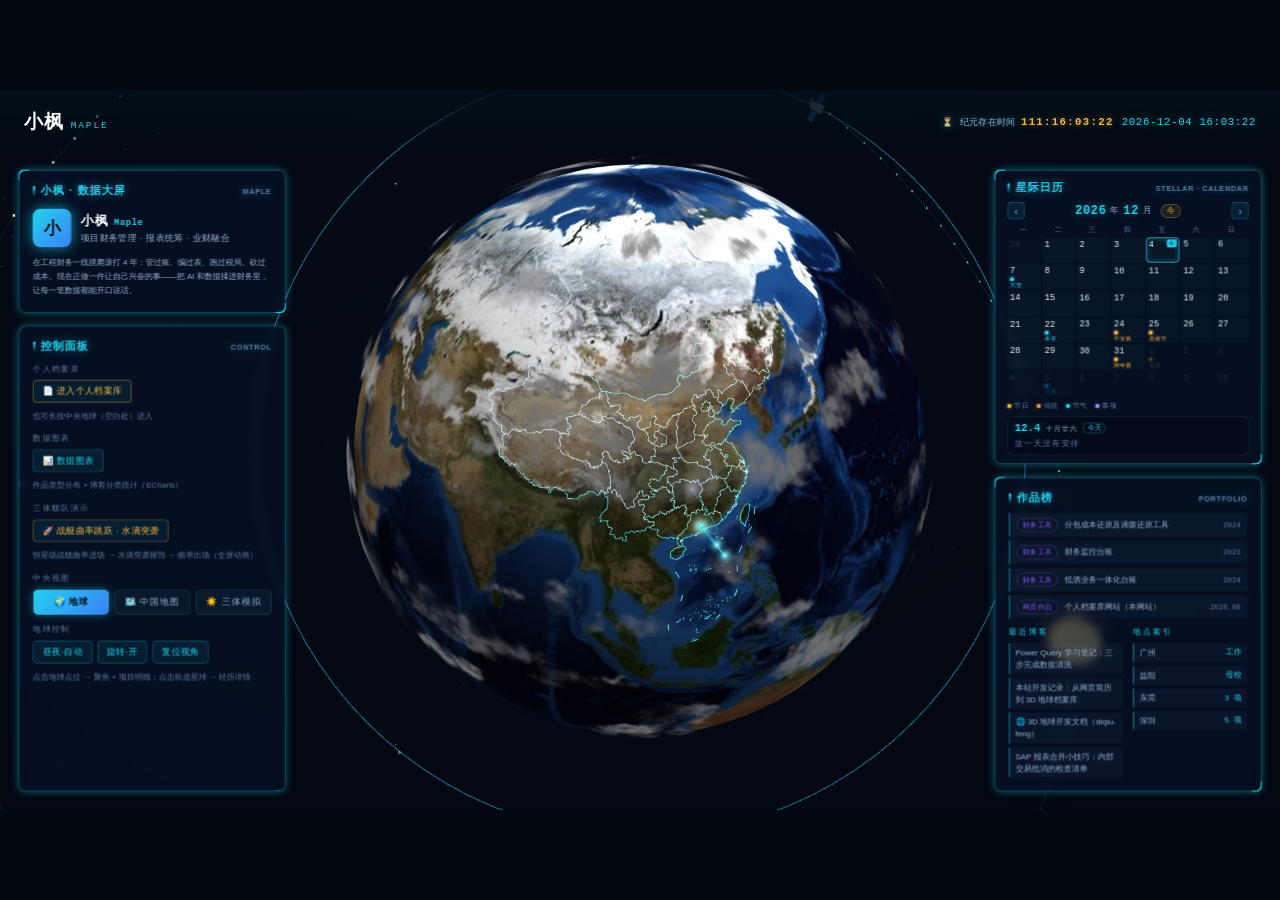
<file: index.html>
<!doctype html>
<html lang="zh-CN">
  <head>
    <meta charset="UTF-8" />
    <meta name="viewport" content="width=device-width, initial-scale=1.0" />
    <title>小枫 · 数据大屏</title>
    <script type="module" crossorigin src="./assets/index-DQkeZWNj.js"></script>
    <link rel="stylesheet" crossorigin href="./assets/index-DIbsrYc1.css">
  </head>
  <body>
    <div id="app"></div>
  </body>
</html>
</file>
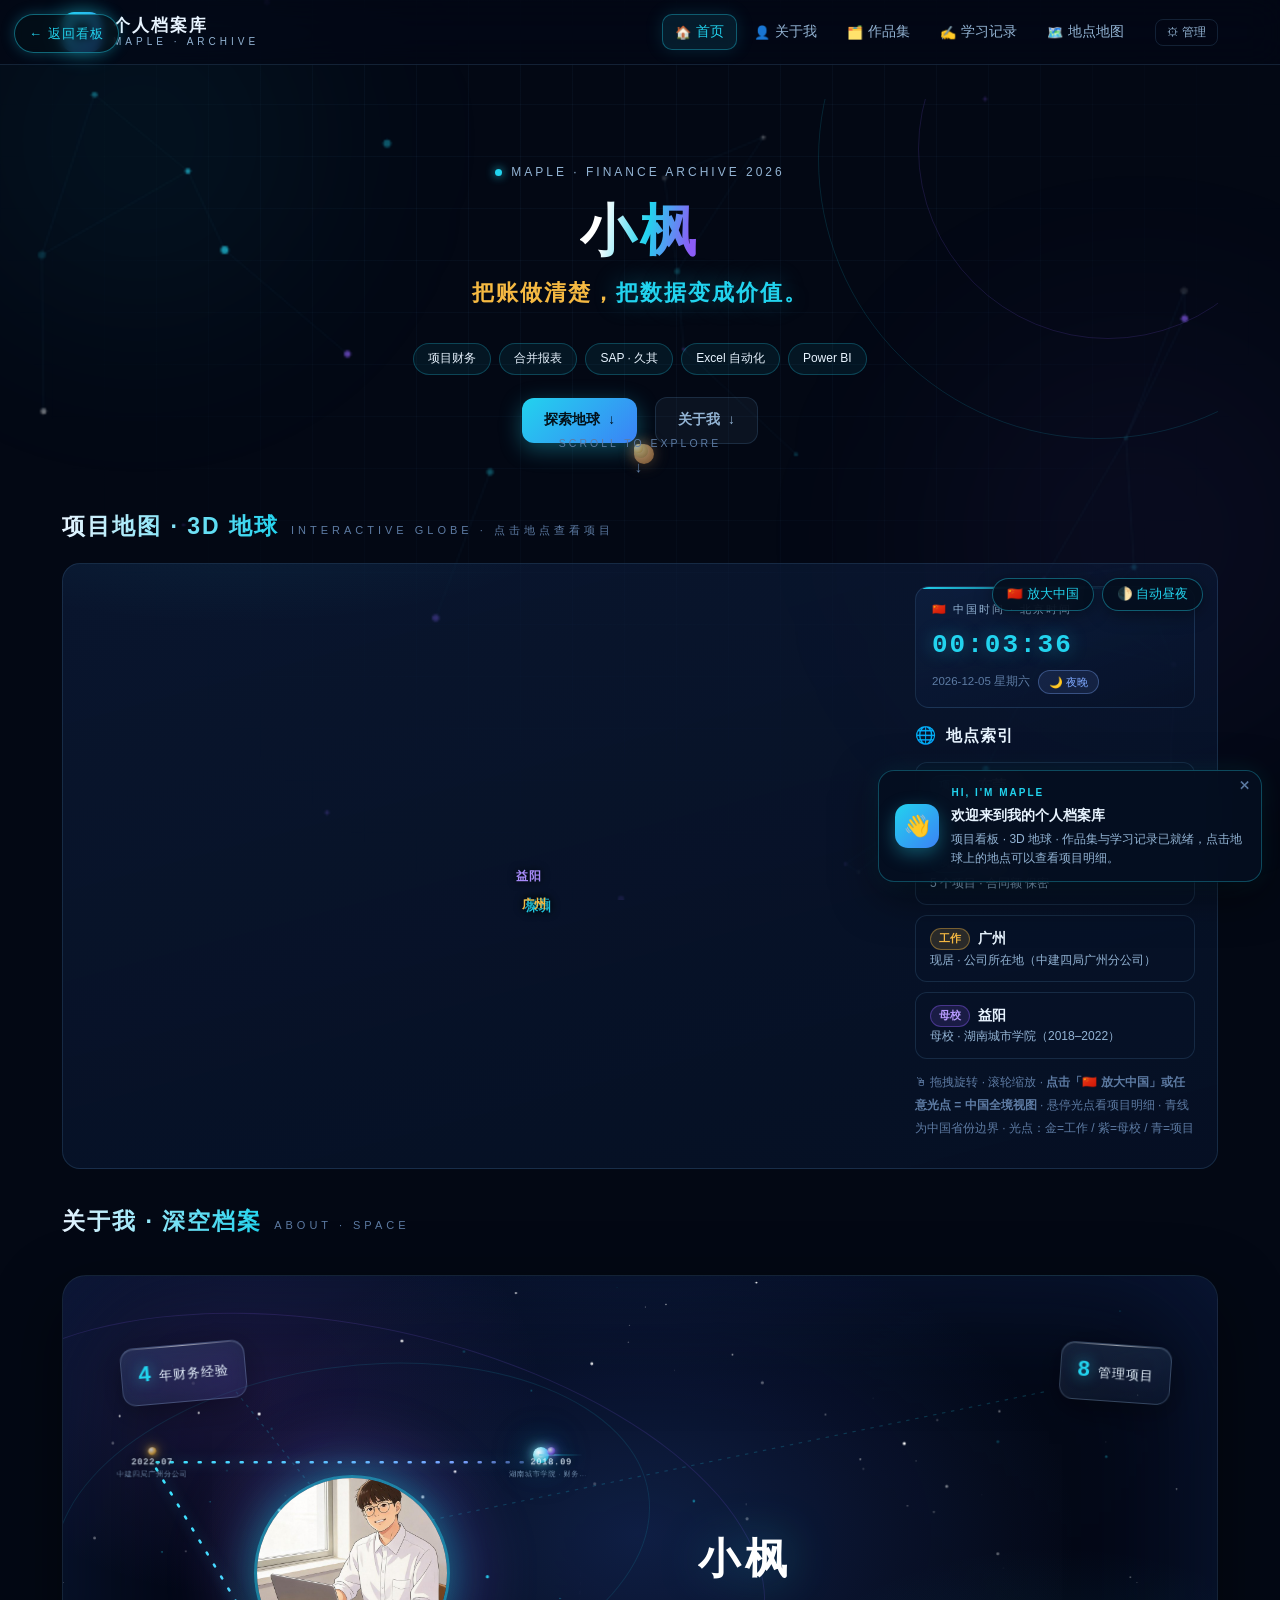
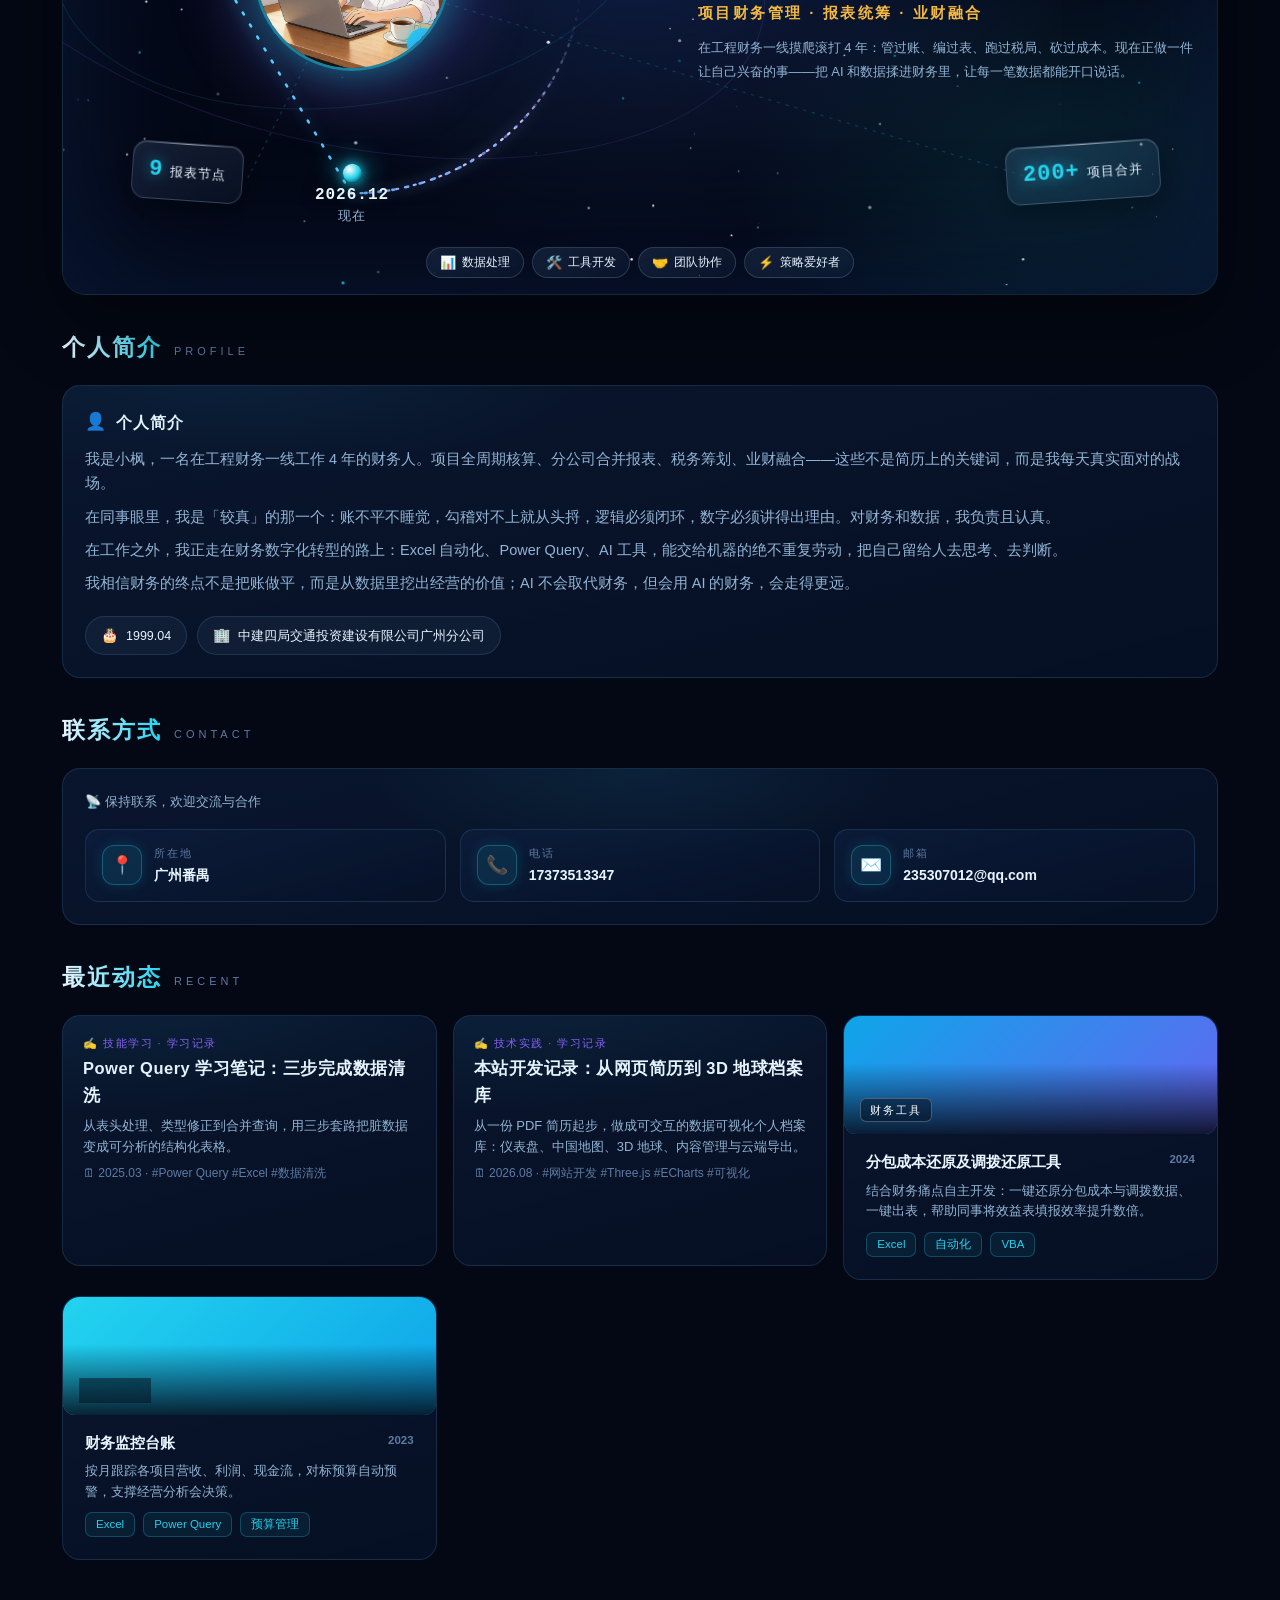
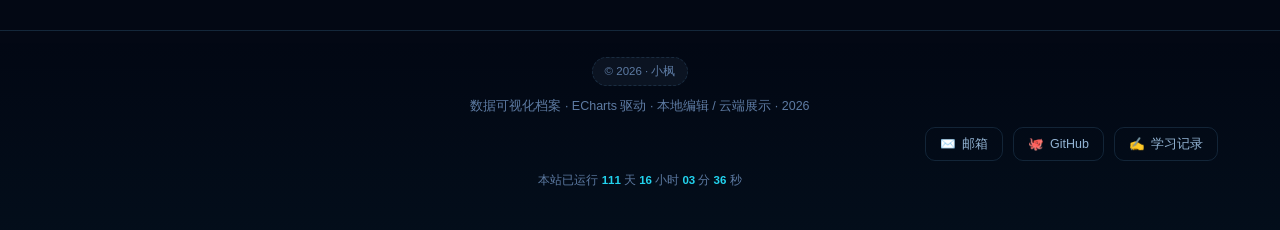
<file: archive/index.html>
<!DOCTYPE html>
<html lang="zh-CN">
<head>
<meta charset="UTF-8">
<meta name="viewport" content="width=device-width, initial-scale=1.0">
<title>小枫 · 个人档案库</title>
<meta name="description" content="小枫 · 个人档案库：关于我（含成长轨迹）、作品集、学习记录、项目地图 —— 数据可视化个人网站">
<link rel="stylesheet" href="css/style.css?v=20260818">
<style>
/* 二向箔展开入场（幕布式：页面零变换，星空/布局不受影响） */
/* 二向箔：看板被压成一条金线，金线再按「档案库展开进度」展开为页面 */
#foilIntro{position:fixed;inset:0;z-index:99999;pointer-events:none;visibility:hidden;
  background:radial-gradient(ellipse at center,rgba(4,10,24,.5) 0%,rgba(2,5,12,.85) 100%)}
#foilIntro .fl-line{position:absolute;left:6%;right:6%;top:50%;height:2px;margin-top:-1px;
  background:linear-gradient(90deg,transparent,#ffe9a8 25%,#ffd76a 50%,#ffe9a8 75%,transparent);
  box-shadow:0 0 44px rgba(255,214,106,.95),0 0 120px rgba(255,190,80,.5);transform:scaleX(0)}
#foilIntro .fl-prog{position:absolute;left:0;right:0;top:53%;text-align:center;
  color:rgba(255,233,176,.85);font-size:14px;letter-spacing:4px;text-shadow:0 0 16px rgba(255,214,106,.7)}
#foilIntro .fl-prog b{font-size:20px;color:#ffe9b0}
#appWrap{transform-origin:50% 50%}
</style>
<body>
<div id="foilIntro" aria-hidden="true">
  <div class="fl-line"></div>
  <div class="fl-prog">MAPLE · ARCHIVE · 展开 <b>0%</b></div>
</div>
<script>
(function(){
  /* 二向箔：金线随「展开进度」拉长，页面从金线中展开（约 2s 丝滑展开） */
  var fi=document.getElementById('foilIntro');
  var line=fi.querySelector('.fl-line'), prog=fi.querySelector('.fl-prog'), b=prog.querySelector('b');
  var wrap=document.getElementById('appWrap');
  var t0=performance.now(), DUR=2000;
  fi.style.visibility='visible';
  line.style.transform='scaleX(0)';
  function frame(now){
    var k=Math.min(1,(now-t0)/DUR);
    var e=1-Math.pow(1-k,3);                 /* ease-out 缓出 */
    line.style.transform='scaleX('+e.toFixed(4)+')';
    if(wrap) wrap.style.transform='scaleY('+(0.04+e*0.96).toFixed(4)+')';
    b.textContent=Math.round(e*100)+'%';
    if(k<1){ requestAnimationFrame(frame); }
    else{
      if(wrap) wrap.style.transform='none';
      fi.style.transition='opacity .8s ease'; fi.style.opacity='0';
      setTimeout(function(){ if(fi&&fi.parentNode) fi.parentNode.removeChild(fi); },900);
    }
  }
  requestAnimationFrame(frame);
})();
</script>

<canvas id="stars"></canvas>
<div class="bg-grid"></div>
<div class="bg-glow"></div>
<!-- 网站背景行星（全屏氛围，与地球卫星同款） -->
<div class="bg-planets" aria-hidden="true">
  <div class="planet b-mars"></div>
  <div class="planet b-jupiter"></div>
  <div class="planet b-saturn"><i class="p-ring"></i></div>
  <div class="planet b-venus"></div>
</div>

<div id="appWrap"><div id="app">

  <header>
    <div id="progress-track" aria-hidden="true"><div id="progress-bar"></div></div>
    <div class="hdr">
      <div class="logo" onclick="go('#/home')">
        <div class="logo-mark">枫</div>
        <div class="logo-text">个人档案库<span class="logo-sub">MAPLE · ARCHIVE</span></div>
      </div>
      <nav id="mainnav">
        <a href="#/home" data-route="#/home"><span class="nav-icon">🏠</span>首页</a>
        <a href="#/home/about" data-route="#/home/about"><span class="nav-icon">👤</span>关于我</a>
        <a href="#/portfolio" data-route="#/portfolio"><span class="nav-icon">🗂️</span>作品集</a>
        <a href="#/blog" data-route="#/blog"><span class="nav-icon">✍️</span>学习记录</a>
        <a href="#/map" data-route="#/map"><span class="nav-icon">🗺️</span>地点地图</a>
      </nav>
      <div class="hdr-actions">
        <button id="adminBtn" class="btn btn-ghost btn-sm" onclick="Editor.toggle()" title="增删改本站内容">⚙ 管理</button>
      </div>
    </div>
  </header>

  <main class="wrap">

    <!-- ============ 首页 ============ -->
    <div id="view-home" class="view">
      <section class="portfolio-hero">
        <div class="hero-orbit orbit-one" aria-hidden="true"></div>
        <div class="hero-orbit orbit-two" aria-hidden="true"></div>
        <div class="hero-copy reveal">
          <p class="eyebrow"><span class="eyebrow-dot"></span> MAPLE · FINANCE ARCHIVE 2026</p>
          <h1 id="heroName"></h1>
          <p class="hero-lead">把账做清楚，<em>把数据变成价值。</em></p>
          <div class="skill-list" aria-label="工作方向">
            <span>项目财务</span><span>合并报表</span><span>SAP · 久其</span><span>Excel 自动化</span><span>Power BI</span>
          </div>
          <div class="hero-actions">
            <a class="button button-primary" href="#/home/globe">探索地球 <span aria-hidden="true">↓</span></a>
            <a class="button button-quiet" href="#/home/about">关于我 <span aria-hidden="true">↓</span></a>
          </div>
        </div>
        <a class="scroll-cue" href="#/home/globe" aria-label="滚动查看地球地图"><span>SCROLL TO EXPLORE</span><b>↓</b></a>
      </section>
      <section id="globe">
        <div class="sec-head"><span class="sec-title">项目地图 · 3D 地球</span><span class="sec-en">Interactive Globe · 点击地点查看项目</span></div>
        <div class="card reveal" style="position:relative">
          <div class="globe-tools">
            <button id="globeChina" class="globe-reset" onclick="globeChina()" title="放大到整个中国地图">🇨🇳 放大中国</button>
            <button id="globeReset" class="globe-reset hidden" onclick="globeReset()" title="回到全球自动旋转视角">🌐 回到全球视角</button>
            <button id="globeDayNight" class="globe-reset" onclick="toggleGlobeDayNight()" title="切换白天/夜晚/自动">🌓 自动昼夜</button>
          </div>
          <div class="map-wrap">
            <div class="globe-stage">
              <div id="globeLoading" class="globe-loading">🛰 地球加载中…</div>
              <div id="globeChart"></div>

            </div>
            <div>
              <div class="time-card">
                <div class="time-label">🇨🇳 中国时间 · 北京时间</div>
                <div class="time-now" id="cnTime">--:--:--</div>
                <div class="time-meta" id="cnMeta"></div>
              </div>
              <h3><span class="ico">🌐</span>地点索引</h3>
              <div class="loc-list" id="globeList"></div>
              <div class="map-note">🖱 拖拽旋转 · 滚轮缩放 · <b>点击「🇨🇳 放大中国」或任意光点 = 中国全境视图</b> · 悬停光点看项目明细 · 青线为中国省份边界 · 光点：金=工作 / 紫=母校 / 青=项目</div>
            </div>
          </div>
        </div>
      </section>
      <!-- ============ 关于我（并入首页，下拉即可见） ============ -->
      <div id="about">
        <section>
          <div class="sec-head"><span class="sec-title">关于我 · 深空档案</span><span class="sec-en">About · Space</span></div>
          <div class="as-hero reveal">
            <div class="about-space" id="aboutSpace">
              <canvas id="aboutStars" class="as-stars" aria-hidden="true"></canvas>
              <div class="as-orbit o1" aria-hidden="true"></div>
              <div class="as-orbit o2" aria-hidden="true"></div>
              <svg class="as-links" viewBox="0 0 1000 640" preserveAspectRatio="none" aria-hidden="true">
                <line x1="150" y1="120" x2="250" y2="270"/>
                <line x1="850" y1="120" x2="250" y2="270"/>
                <line x1="160" y1="520" x2="250" y2="310"/>
                <line x1="840" y1="520" x2="250" y2="310"/>
              </svg>
              <div class="as-chip as-chip-tl"><b>4</b><span>年财务经验</span><div class="chip-tip" id="chipTipTl"></div></div>
              <div class="as-chip as-chip-tr"><b>8</b><span>管理项目</span><div class="chip-tip" id="chipTipTr"></div></div>
              <div class="as-chip as-chip-bl"><b>9</b><span>报表节点</span><div class="chip-tip" id="chipTipBl"></div></div>
              <div class="as-chip as-chip-br"><b>200+</b><span>项目合并</span><div class="chip-tip" id="chipTipBr"></div></div>
              <div class="as-avatar">
                <div class="as-avatar-glow"></div>
                <div class="avatar-frame">
                  <img src="images/anime.jpg" alt="动漫形象" id="animeAvatar" onerror="this.src='images/anime.svg'">
                  <div class="avatar-badge">✦</div>
                </div>
              </div>
              <div class="as-id">
                <h2 id="aboutAvatarName"></h2>
                <p class="as-role" id="aboutAvatarRole"></p>
                <p class="as-summary" id="asSummary"></p>
              </div>
              <div class="tl3d" id="tl3d">
                <svg class="tl3d-line" id="tl3dLine" aria-hidden="true">
                  <defs>
                    <linearGradient id="tl3dGrad" x1="0" y1="0" x2="1" y2="0">
                      <stop offset="0" stop-color="#3ae6ff"/>
                      <stop offset="0.72" stop-color="#7aa2ff"/>
                      <stop offset="1" stop-color="rgba(122,162,255,0)"/>
                    </linearGradient>
                    <linearGradient id="tl3dGradF" x1="0" y1="0" x2="1" y2="0">
                      <stop offset="0" stop-color="#7aa2ff"/>
                      <stop offset="0.7" stop-color="#e8c6ff"/>
                      <stop offset="1" stop-color="rgba(232,198,255,0)"/>
                    </linearGradient>
                  </defs>
                  <path id="tl3dFuture" fill="none" stroke="url(#tl3dGradF)" stroke-width="2.2" stroke-linecap="round" stroke-dasharray="2 7"/>
                  <path id="tl3dPath" fill="none" stroke="url(#tl3dGrad)" stroke-width="2.6" stroke-linecap="round"/>
                </svg>
                <div class="tl3d-comet" id="tl3dComet" aria-hidden="true"></div>
                <div class="tl3d-nodes" id="tl3dNodes"></div>
              </div>
              <div class="as-hobbies" id="asHobbies"></div>
            </div>
            <!-- 手机端专用：名字/特长移出太空容器，避免绝对定位重叠 -->
            <div class="as-static" id="asStatic">
              <h2 id="asStaticName"></h2>
              <p class="as-role" id="asStaticRole"></p>
              <p class="as-summary" id="asStaticSummary"></p>
              <div class="as-hobbies" id="asHobbiesMobile"></div>
            </div>
          </div>
        </section>
        <section>
          <div class="sec-head"><span class="sec-title">个人简介</span><span class="sec-en">Profile</span></div>
          <div class="card reveal">
            <h3><span class="ico">👤</span>个人简介</h3>
            <p class="muted" id="aboutIntro" style="font-size:14.5px"></p>
            <div class="chips" id="aboutChips"></div>
          </div>
        </section>
        <section id="contact">
          <div class="sec-head"><span class="sec-title">联系方式</span><span class="sec-en">Contact</span></div>
          <div class="card reveal contact-card">
            <div class="contact-intro">📡 保持联系，欢迎交流与合作</div>
            <div class="contact-items" id="contactItems"></div>
          </div>
        </section>
      </div>
      <section>
        <div class="sec-head"><span class="sec-title">最近动态</span><span class="sec-en">Recent</span></div>
        <div class="grid g2" id="recentBox"></div>
      </section>
    </div>

    <!-- ============ 作品集 ============ -->
    <div id="view-portfolio" class="view">
      <section>
        <div class="sec-head"><span class="sec-title">作品集</span><span class="sec-en">Portfolio</span></div>
        <div class="filter-bar" id="pfFilter"></div>
        <div class="pf-grid" id="pfGrid"></div>
        <div class="blog-empty hidden" id="pfEmpty">暂无该分类的作品</div>
      </section>
    </div>

    <!-- ============ 学习记录 ============ -->
    <div id="view-blog" class="view">
      <section>
        <div class="sec-head"><span class="sec-title">学习记录</span><span class="sec-en">Learning Log</span></div>
        <div class="blog-side">
          <div class="blog-search">🔍<input id="blogSearch" type="text" placeholder="搜索标题 / 标签 / 内容…"></div>
          <div class="filter-bar" id="blogCatFilter" style="margin-bottom:0"></div>
        </div>
        <div id="blogList"></div>
        <div class="blog-empty hidden" id="blogEmpty">没有匹配的记录</div>
      </section>
    </div>

    <!-- ============ 地点地图 ============ -->
    <div id="view-map" class="view">
      <section>
        <div class="sec-head"><span class="sec-title">工作地点 · 项目地点</span><span class="sec-en">China Map</span></div>
        <div class="card reveal">
          <div class="map-wrap">
            <div id="mapChart"></div>
            <div>
              <h3><span class="ico">📍</span>地点清单</h3>
              <div class="loc-list" id="locList"></div>
            </div>
          </div>
          <div class="map-note">
            💡 金色脉冲点 = 工作/现居；紫色 = 母校；青色 = 项目地点。
            滚轮可缩放、拖动可平移。可在「管理」中增删改地点。
          </div>
        </div>
      </section>
    </div>

  </main>

  <footer>
    <div class="wrap footer-stack">
      <div class="stack-row" aria-label="版权">
        <span class="stack-badge quiet">© 2026 · 小枫</span>
      </div>
      <div class="stack-row">
        <span id="footNote"></span>
      </div>
      <nav class="social-row" aria-label="社交链接">
        <a class="social-link" href="mailto:235307012@qq.com"><span class="s-ico">✉️</span><span>邮箱</span></a>
        <a class="social-link" href="https://github.com/" target="_blank" rel="noreferrer"><span class="s-ico">🐙</span><span>GitHub</span></a>
        <a class="social-link" href="#/blog"><span class="s-ico">✍️</span><span>学习记录</span></a>
      </nav>
      <p class="runtime">本站已运行 <strong id="rtDays">0</strong> 天 <strong id="rtHours">00</strong> 小时 <strong id="rtMins">00</strong> 分 <strong id="rtSecs">00</strong> 秒</p>
    </div>
  </footer>

</div>

<!-- 文章阅读浮层 -->
<div id="reader" class="reader hidden">
  <div class="reader-inner">
    <button class="reader-close" onclick="Reader.close()">✕</button>
    <h2 id="readerTitle"></h2>
    <div class="r-meta" id="readerMeta"></div>
    <div class="r-body md" id="readerBody"></div>
  </div>
</div>

<!-- 项目信息浮层 -->
<div id="projPanel" class="reader hidden">
  <div class="reader-inner proj-inner">
    <button class="reader-close" onclick="ProjPanel.close()">✕</button>
    <h2 id="projTitle"></h2>
    <div class="r-meta" id="projMeta"></div>
    <div class="proj-summary" id="projSummary"></div>
    <div class="proj-list" id="projList"></div>
  </div>
</div>

<!-- 调试错误提示（开发辅助，无错误时隐藏） -->
<div id="jsErrorBox" style="display:none;position:fixed;left:12px;bottom:12px;z-index:999;max-width:60vw;background:rgba(120,20,20,.92);border:1px solid #f87171;color:#fecaca;font-size:12px;padding:10px 14px;border-radius:10px;white-space:pre-wrap"></div>

<!-- 管理工具栏 -->
<div id="adminBar" class="admin-bar hidden"></div>

<!-- 表单弹窗 -->
<div id="modal" class="modal hidden">
  <div class="modal-inner">
    <h3 id="modalTitle"></h3>
    <form id="modalForm"></form>
  </div>
</div>

<div id="toast"></div>

<!-- 科技感自定义鼠标光标 -->
<div id="cursorDot" aria-hidden="true"></div>
<div id="cursorRing" aria-hidden="true"></div>

<!-- 欢迎提示 -->
<div id="welcomeToast" class="welcome-toast" role="status">
  <div class="welcome-toast-icon">👋</div>
  <div class="welcome-toast-copy">
    <span class="welcome-toast-kicker">HI, I'M MAPLE</span>
    <span class="welcome-toast-title">欢迎来到我的个人档案库</span>
    <p class="welcome-toast-message">项目看板 · 3D 地球 · 作品集与学习记录已就绪，点击地球上的地点可以查看项目明细。</p>
  </div>
  <button class="welcome-toast-close" onclick="closeWelcome()" aria-label="关闭">✕</button>
</div>
</div>

<!-- 图表库由 app.js 动态注入（动画期间后台加载，兼容 file://） -->
<script src="js/md.js?v=20260818"></script>
<script src="js/editor.js?v=20260818"></script>
<script src="js/globe3d.js?v=20260818"></script>
<script src="js/app.js?v=20260818"></script>
<a id="backBoard" href="../" title="返回看板大屏" style="position:fixed;left:14px;top:14px;z-index:9999;display:inline-flex;align-items:center;gap:6px;padding:8px 14px;border-radius:999px;background:rgba(3,16,24,.72);border:1px solid rgba(34,211,238,.45);color:#22d3ee;font-size:13px;letter-spacing:1px;text-decoration:none;box-shadow:0 0 14px rgba(34,211,238,.25);backdrop-filter:blur(4px)">← 返回看板</a>
<style>
@keyframes flLine{0%{transform:scaleX(0);opacity:0}25%{opacity:1}100%{transform:scaleX(1);opacity:1}}
@keyframes flText{0%{opacity:0;transform:translateY(8px)}100%{opacity:1;transform:none}}
</style>
</body>
</html>
</file>
<file: assets/index-DIbsrYc1.css>
.topbar[data-v-117ca280]{position:absolute;top:0;left:0;right:0;height:96px;z-index:20;display:flex;align-items:center;justify-content:space-between;padding:0 36px;background:linear-gradient(180deg,rgba(3,16,24,.9),rgba(3,16,24,.35) 70%,transparent)}.brand[data-v-117ca280]{display:flex;align-items:baseline;gap:10px}.brand-name[data-v-117ca280]{font-size:28px;font-weight:700;color:#fff;letter-spacing:2px}.brand-en[data-v-117ca280]{font-family:var(--font-mono);font-size:14px;color:var(--cyan);letter-spacing:3px;text-transform:uppercase}.top-right[data-v-117ca280]{display:flex;align-items:center;gap:12px}.clock[data-v-117ca280]{font-size:16px;letter-spacing:1px}.epoch[data-v-117ca280]{display:flex;align-items:center;gap:8px;font-size:13px;letter-spacing:1px;color:var(--text-dim)}.epoch b[data-v-117ca280]{font-family:var(--font-mono);font-size:16px;color:var(--gold, #f5b942);text-shadow:0 0 10px rgba(245,185,66,.4);letter-spacing:2px}.left-panel[data-v-989c3c57]{position:absolute;left:28px;top:120px;bottom:28px;width:400px;z-index:10;display:flex;flex-direction:column;gap:20px}.card-profile[data-v-989c3c57]{padding:20px;flex:0 0 auto}.profile-head[data-v-989c3c57]{display:flex;align-items:center;gap:14px;margin-top:16px}.avatar[data-v-989c3c57]{width:58px;height:58px;border-radius:12px;display:flex;align-items:center;justify-content:center;font-size:26px;font-weight:700;color:#04101f;background:linear-gradient(135deg,var(--cyan),var(--blue));box-shadow:var(--glow-cyan-strong)}.p-name[data-v-989c3c57]{font-size:20px;font-weight:700;color:#fff;letter-spacing:1px}.p-name i[data-v-989c3c57]{font-style:normal;margin-left:8px;font-size:13px;color:var(--cyan);font-family:var(--font-mono)}.p-title[data-v-989c3c57]{margin-top:4px;font-size:13px;color:var(--text-dim);letter-spacing:1px}.p-intro[data-v-989c3c57]{margin-top:12px;font-size:12px;color:var(--text-dim);line-height:1.8}.card-control[data-v-989c3c57]{padding:20px;flex:1;min-height:0;overflow:auto}.ctrl-group[data-v-989c3c57]{margin-top:14px}.ctrl-label[data-v-989c3c57]{font-size:12px;color:var(--text-faint);letter-spacing:2px;margin-bottom:8px}.tb-sub[data-v-989c3c57]{margin-top:14px}.seg[data-v-989c3c57]{display:flex;gap:8px}.seg-btn[data-v-989c3c57]{flex:1;padding:9px 0;font-size:14px;letter-spacing:1px;color:var(--text-dim);background:#78c8ff0d;border:1px solid rgba(120,200,255,.2);border-radius:8px;cursor:pointer;transition:.25s}.seg-btn.on[data-v-989c3c57]{color:#04101f;font-weight:700;background:linear-gradient(135deg,var(--cyan),var(--blue));border-color:transparent;box-shadow:var(--glow-cyan)}.seg-btn[data-v-989c3c57]:hover:not(.on){color:var(--cyan);border-color:var(--border-cyan)}.ctrl-btns[data-v-989c3c57]{display:flex;flex-wrap:wrap;gap:8px}.cbtn[data-v-989c3c57]{padding:7px 13px;font-size:13px;letter-spacing:1px;color:var(--cyan);background:#22d3ee14;border:1px solid var(--border-cyan);border-radius:6px;cursor:pointer;transition:.25s}.cbtn[data-v-989c3c57]:hover{background:#22d3ee2e;box-shadow:var(--glow-cyan)}.cbtn.gold[data-v-989c3c57]{color:var(--gold);border-color:#f5b94280}.cbtn.gold[data-v-989c3c57]:hover{background:#f5b9421f;box-shadow:0 0 14px #f5b9424d}.ctrl-hint[data-v-989c3c57]{margin-top:10px;font-size:12px;color:var(--text-faint);line-height:1.8}.card-calendar[data-v-d8f01d55]{padding:16px 18px 12px;flex:0 0 auto}.cal-head[data-v-d8f01d55]{margin-top:10px;display:flex;align-items:center;justify-content:space-between;gap:6px}.cal-nav[data-v-d8f01d55]{width:26px;height:26px;flex:0 0 auto;color:var(--cyan);background:#22d3ee14;border:1px solid var(--border-cyan);border-radius:6px;cursor:pointer;font-size:15px;line-height:1;transition:.2s}.cal-nav[data-v-d8f01d55]:hover{background:#22d3ee38;color:#fff}.cal-ym[data-v-d8f01d55]{display:flex;align-items:center;gap:5px;font-size:14px;letter-spacing:1px;color:var(--text-dim)}.cal-ym b[data-v-d8f01d55]{font-size:18px}.cal-today[data-v-d8f01d55]{margin-left:8px;padding:1px 8px;font-size:12px;color:var(--gold, #f5b942);background:#f5b9421a;border:1px solid rgba(245,185,66,.4);border-radius:999px;cursor:pointer;transition:.2s}.cal-today[data-v-d8f01d55]:hover{background:#f5b94240;color:#fff}.cal-week[data-v-d8f01d55]{margin-top:8px;display:grid;grid-template-columns:repeat(7,1fr);gap:2px}.cal-week span[data-v-d8f01d55]{text-align:center;font-size:11px;color:var(--text-faint);letter-spacing:2px}.cal-grid[data-v-d8f01d55]{margin-top:4px;display:grid;grid-template-columns:repeat(7,1fr);gap:2px}.cal-cell[data-v-d8f01d55]{position:relative;height:38px;padding:3px 3px 1px;display:flex;flex-direction:column;align-items:flex-start;justify-content:flex-start;background:#78c8ff08;border:1px solid transparent;border-radius:5px;cursor:default;transition:.18s;overflow:hidden}.cal-cell.other[data-v-d8f01d55]{opacity:.28}.cal-cell[data-v-d8f01d55]:hover,.cal-cell.hover[data-v-d8f01d55]{background:#22d3ee1a;border-color:#22d3ee59}.cal-cell.has[data-v-d8f01d55]{cursor:pointer}.cal-cell.today[data-v-d8f01d55]{border-color:var(--cyan);box-shadow:0 0 10px #22d3ee59 inset}.cal-daynum[data-v-d8f01d55]{font-family:var(--font-mono);font-size:13px;color:var(--text);line-height:1.1}.cal-cell.other .cal-daynum[data-v-d8f01d55]{color:var(--text-faint)}.cal-today-tag[data-v-d8f01d55]{position:absolute;top:2px;right:3px;font-style:normal;font-size:9px;color:#031018;background:var(--cyan);border-radius:3px;padding:0 3px;line-height:12px}.cal-dots[data-v-d8f01d55]{display:flex;gap:3px;margin-top:2px}.cal-dot[data-v-d8f01d55]{width:6px;height:6px;border-radius:50%;display:inline-block}.cal-label[data-v-d8f01d55]{margin-top:2px;font-size:9px;line-height:1;letter-spacing:0;white-space:nowrap;overflow:hidden;text-overflow:ellipsis;max-width:100%}.c-fest[data-v-d8f01d55]{color:var(--gold, #f5b942)}.c-lunar[data-v-d8f01d55]{color:#fb923c}.c-term[data-v-d8f01d55]{color:var(--cyan)}.c-event[data-v-d8f01d55]{color:#a78bfa}.cal-dot.c-fest[data-v-d8f01d55]{background:var(--gold, #f5b942);box-shadow:0 0 5px #f5b942cc}.cal-dot.c-lunar[data-v-d8f01d55]{background:#fb923c;box-shadow:0 0 5px #fb923ccc}.cal-dot.c-term[data-v-d8f01d55]{background:var(--cyan);box-shadow:0 0 5px #22d3eecc}.cal-dot.c-event[data-v-d8f01d55]{background:#a78bfa;box-shadow:0 0 5px #a78bfacc}.cal-legend[data-v-d8f01d55]{margin-top:8px;display:flex;gap:12px;align-items:center}.cal-legend span[data-v-d8f01d55]{display:flex;align-items:center;gap:4px;font-size:10px;color:var(--text-faint);letter-spacing:1px}.cal-detail[data-v-d8f01d55]{margin-top:8px;min-height:58px;padding:8px 10px;background:#03081480;border:1px solid rgba(120,200,255,.14);border-radius:8px}.cd-head[data-v-d8f01d55]{display:flex;align-items:center;gap:8px}.cd-head b[data-v-d8f01d55]{font-size:16px}.cd-lunar[data-v-d8f01d55]{font-size:11px;color:var(--text-dim);letter-spacing:1px}.cd-head em[data-v-d8f01d55]{font-style:normal;font-size:10px;color:var(--cyan);border:1px solid rgba(34,211,238,.4);border-radius:999px;padding:0 6px}.cd-list[data-v-d8f01d55]{margin-top:6px;display:grid;gap:3px}.cd-list li[data-v-d8f01d55]{display:flex;align-items:center;gap:6px;font-size:12px;line-height:1.5;color:var(--text-dim)}.cd-list li em[data-v-d8f01d55]{font-style:normal;color:var(--text-faint);font-size:11px;overflow:hidden;text-overflow:ellipsis;white-space:nowrap}.cd-tag[data-v-d8f01d55]{flex:0 0 auto;padding:0 5px;font-size:10px;border:1px solid currentColor;border-radius:4px;letter-spacing:1px}.cd-empty[data-v-d8f01d55]{margin-top:6px;font-size:12px;color:var(--text-faint);letter-spacing:2px}.right-panel[data-v-15cc7428]{position:absolute;right:28px;top:120px;bottom:28px;width:400px;z-index:10;display:flex;flex-direction:column;gap:20px}.card-lists[data-v-15cc7428]{padding:20px;flex:1;min-height:0;display:flex;flex-direction:column}.work-list[data-v-15cc7428]{margin-top:12px;display:grid;gap:6px}.work-list li[data-v-15cc7428]{display:flex;align-items:center;gap:10px;padding:7px 10px;font-size:12px;color:var(--text-dim);background:#78c8ff0a;border-left:2px solid rgba(34,211,238,.4);cursor:pointer;transition:.25s}.work-list li[data-v-15cc7428]:hover{color:var(--cyan);background:#22d3ee14;transform:translate(3px)}.w-type[data-v-15cc7428]{flex:0 0 auto;padding:2px 8px;font-size:11px;color:var(--violet);border:1px solid rgba(139,92,246,.4);border-radius:999px}.w-name[data-v-15cc7428]{flex:1;overflow:hidden;text-overflow:ellipsis;white-space:nowrap}.w-date[data-v-15cc7428]{flex:0 0 auto;font-family:var(--font-mono);font-size:11px;color:var(--text-faint)}.row-2[data-v-15cc7428]{margin-top:12px;display:grid;grid-template-columns:1fr 1fr;gap:14px;flex:1;min-height:0}.list-col[data-v-15cc7428]{min-height:0;overflow:hidden;display:flex;flex-direction:column}.list-head[data-v-15cc7428]{font-size:12px;color:var(--cyan);letter-spacing:3px;margin-bottom:8px}.list[data-v-15cc7428]{overflow:auto;display:grid;gap:6px}.list li[data-v-15cc7428]{display:flex;justify-content:space-between;gap:8px;padding:5px 8px;font-size:12px;line-height:1.5;color:var(--text-dim);background:#78c8ff0a;border-left:2px solid rgba(34,211,238,.4);cursor:pointer;transition:.25s}.list li em[data-v-15cc7428]{flex:0 0 auto;font-style:normal;color:var(--cyan);font-family:var(--font-mono)}.list li[data-v-15cc7428]:hover{color:var(--cyan);background:#22d3ee14;transform:translate(3px)}.globe3d-root[data-v-a70593cf]{position:absolute;top:0;right:0;bottom:0;left:0;overflow:hidden}.globe3d-root[data-v-a70593cf] canvas{display:block}.fleet-hud[data-v-a70593cf]{position:absolute;left:50%;bottom:46px;transform:translate(-50%);z-index:6;pointer-events:none;text-align:center}.fh-state[data-v-a70593cf]{display:inline-block;padding:4px 16px;border-radius:999px;font-size:13px;letter-spacing:2px;color:#eaf6ff;background:#081220bf;border:1px solid rgba(53,214,255,.5);box-shadow:0 0 16px #35d6ff4d}.fh-bar[data-v-a70593cf]{width:260px;height:4px;margin:8px auto 0;border-radius:2px;background:#78c8ff26;overflow:hidden}.fh-bar i[data-v-a70593cf]{display:block;height:100%;border-radius:2px;background:linear-gradient(90deg,#35d6ff,#ffd76a);box-shadow:0 0 10px #35d6ff99;transition:width .12s linear}.modal-mask[data-v-1e68caf9]{position:fixed;top:0;right:0;bottom:0;left:0;z-index:300;display:flex;align-items:center;justify-content:center;background:#020810b8;-webkit-backdrop-filter:blur(4px);backdrop-filter:blur(4px)}.modal[data-v-1e68caf9]{width:min(560px,86vw);max-height:80vh;overflow:auto;padding:22px 24px;background:linear-gradient(170deg,#0e2040f7,#050d1efa);border:1px solid var(--border-cyan-strong);border-radius:12px;box-shadow:0 0 40px #22d3ee40}.modal-head[data-v-1e68caf9]{display:flex;align-items:center;justify-content:space-between;gap:12px}.modal-title[data-v-1e68caf9]{font-size:18px;font-weight:700;color:var(--cyan);letter-spacing:1px;text-shadow:var(--glow-cyan)}.modal-close[data-v-1e68caf9]{width:28px;height:28px;flex:0 0 auto;color:var(--text-dim);background:#22d3ee14;border:1px solid var(--border-cyan);border-radius:6px;cursor:pointer;font-size:14px}.modal-close[data-v-1e68caf9]:hover{color:#fff;background:#22d3ee33}.modal-meta[data-v-1e68caf9]{margin-top:10px;font-size:13px;color:var(--gold);letter-spacing:1px}.modal-rows[data-v-1e68caf9]{margin-top:12px;display:grid;gap:7px}.modal-row[data-v-1e68caf9]{display:flex;gap:12px;font-size:13px;line-height:1.6}.m-label[data-v-1e68caf9]{flex:0 0 150px;color:var(--text-faint)}.m-value[data-v-1e68caf9]{flex:1;color:var(--text);word-break:break-all}.modal-cards[data-v-1e68caf9]{margin-top:14px;display:grid;gap:10px}.modal-card[data-v-1e68caf9]{padding:10px 12px;background:#78c8ff0d;border-left:2px solid rgba(34,211,238,.5);border-radius:6px}.mc-name[data-v-1e68caf9]{font-size:13px;font-weight:600;color:var(--cyan);margin-bottom:6px}.modal-text[data-v-1e68caf9]{margin-top:12px;font-size:13px;color:var(--text-dim);line-height:1.9;white-space:pre-wrap}.modal-enter-active[data-v-1e68caf9],.modal-leave-active[data-v-1e68caf9]{transition:opacity .25s ease,transform .25s ease}.modal-enter-from[data-v-1e68caf9],.modal-leave-to[data-v-1e68caf9]{opacity:0;transform:scale(.94)}.foil-root[data-v-785026e9]{position:fixed;top:0;right:0;bottom:0;left:0;z-index:600;overflow:hidden;pointer-events:none}.foil-dark[data-v-785026e9]{position:absolute;top:0;right:0;bottom:0;left:0;background:radial-gradient(ellipse at center,#03081459,#02050cd9 70%,#010308);opacity:0;animation:foilDark-785026e9 1s ease-in forwards}.foil-dark-cover[data-v-785026e9]{position:absolute;top:0;right:0;bottom:0;left:0;background:radial-gradient(ellipse at center,#02050c66,#010308bf);opacity:0;animation:foilDark-785026e9 .45s ease 1.55s forwards}@keyframes foilDark-785026e9{0%{opacity:0}to{opacity:1}}.foil-sweep[data-v-785026e9]{position:absolute;left:0;right:0;top:50%;height:2px;margin-top:-1px;z-index:5;background:linear-gradient(90deg,transparent,#ffe9a8 30%,#ffd76a 50%,#ffe9a8 70%,transparent);box-shadow:0 0 26px #ffd66af2,0 0 70px #ffbe5073;transform:scaleX(0);animation:foilSweep-785026e9 2.3s ease .1s forwards}@keyframes foilSweep-785026e9{0%{transform:scaleX(0);opacity:0}16%{transform:scaleX(1);opacity:1}to{transform:scaleX(1);opacity:1}}.foil-plane[data-v-785026e9]{position:absolute;left:8%;right:8%;top:50%;height:0;margin-top:0;opacity:0;background:linear-gradient(180deg,#ffe29638,#ffbe5012 50%,#ffe29638);border-top:1px solid rgba(255,230,170,.55);border-bottom:1px solid rgba(255,230,170,.55);box-shadow:0 0 40px #ffd66a59;animation:foilPlane-785026e9 2s cubic-bezier(.6,.05,.25,1) .3s forwards}@keyframes foilPlane-785026e9{0%{height:0;opacity:0}30%{height:30vh;opacity:.85}70%{height:30vh;opacity:.85}to{height:0;opacity:0}}.foil-grid[data-v-785026e9]{position:absolute;left:12%;right:12%;top:50%;height:0;opacity:0;background-image:linear-gradient(rgba(255,220,140,.16) 1px,transparent 1px),linear-gradient(90deg,rgba(255,220,140,.16) 1px,transparent 1px);background-size:26px 26px;animation:foilGrid-785026e9 2s cubic-bezier(.6,.05,.25,1) .45s forwards}@keyframes foilGrid-785026e9{0%{height:0;opacity:0}30%{height:24vh;opacity:.7}70%{height:24vh;opacity:.7}to{height:0;opacity:0}}.foil-text[data-v-785026e9]{position:absolute;left:0;right:0;top:42%;text-align:center;opacity:0;animation:foilText-785026e9 2.1s ease .6s forwards}.foil-text h2[data-v-785026e9]{margin:0;font-size:40px;font-weight:800;letter-spacing:12px;color:#ffe9b0;text-shadow:0 0 20px rgba(255,214,106,.7),0 0 60px rgba(255,190,80,.4)}.foil-text p[data-v-785026e9]{margin:14px 0 0;font-size:14px;letter-spacing:5px;color:#ffe9b0b3}@keyframes foilText-785026e9{0%{opacity:0}25%{opacity:1}75%{opacity:1}to{opacity:0}}.foil-flash[data-v-785026e9]{position:absolute;top:0;right:0;bottom:0;left:0;background:#fff;opacity:0;animation:foilFlash-785026e9 .55s ease 1.85s forwards}@keyframes foilFlash-785026e9{0%{opacity:0}35%{opacity:.95}to{opacity:0}}.screen-wrap[data-v-76bc4c8c]{position:fixed;top:0;right:0;bottom:0;left:0;display:flex;align-items:center;justify-content:center;background:#020810}.screen[data-v-76bc4c8c]{position:relative;width:1920px;height:1080px;flex:0 0 auto;transform-origin:center center;overflow:hidden;background:linear-gradient(165deg,#08102059,#030810cc),radial-gradient(ellipse at 50% 40%,#050d1c,#02060d 55%,#010407);opacity:0;transition:opacity .8s ease}.screen.is-show[data-v-76bc4c8c]{opacity:1}.screen-wrap[data-v-76bc4c8c]{transition:transform 1.4s cubic-bezier(.55,0,.8,.2),opacity 1.4s ease}.screen-wrap.foil-flatten[data-v-76bc4c8c]{transform:scaleY(.02);opacity:0}.globe-stage[data-v-76bc4c8c]{position:absolute;top:0;right:0;bottom:0;left:0;z-index:0}.earth-wrap[data-v-76bc4c8c]{position:absolute;top:0;right:0;bottom:0;left:0;z-index:1;transition:opacity .6s ease}.china-wrap[data-v-76bc4c8c]{position:absolute;top:0;right:0;bottom:0;left:0;z-index:2;transform-origin:50% 50%;transition:transform .7s cubic-bezier(.22,1,.36,1),opacity .7s ease}.china-wrap.china-idle[data-v-76bc4c8c]{transform:scale(.45);opacity:0;pointer-events:none}.china-wrap.china-active[data-v-76bc4c8c]{transform:scale(1);opacity:1;pointer-events:auto}.threebody-wrap[data-v-76bc4c8c]{position:absolute;top:0;right:0;bottom:0;left:0;z-index:3}.china-loading[data-v-76bc4c8c]{position:absolute;left:50%;top:50%;transform:translate(-50%,-50%);z-index:4;color:#7de3f5;font-size:15px;letter-spacing:3px;text-shadow:0 0 12px rgba(34,211,238,.6);pointer-events:none}#cursorDot[data-v-76bc4c8c],#cursorRing[data-v-76bc4c8c]{position:fixed;top:0;left:0;pointer-events:none;z-index:9999;border-radius:50%;display:none}#cursorDot[data-v-76bc4c8c]{width:7px;height:7px;background:var(--cyan);box-shadow:0 0 10px var(--cyan),0 0 22px #22d3ee99;transform:translate(-50%,-50%);transition:opacity .2s}#cursorRing[data-v-76bc4c8c]{width:30px;height:30px;border:1.5px solid rgba(34,211,238,.55);transform:translate(-50%,-50%);transition:width .22s ease,height .22s ease,border-color .22s,background .22s,box-shadow .22s,opacity .2s}#cursorRing.hovering[data-v-76bc4c8c]{width:46px;height:46px;border-color:#22d3eee6;background:#22d3ee14;box-shadow:0 0 20px #22d3ee4d}#cursorRing.pressed[data-v-76bc4c8c]{width:20px;height:20px;border-color:var(--gold, #f5b942);background:#f5b9421f}#cursorRing.target[data-v-76bc4c8c]{border-color:var(--gold, #f5b942);background:#f5b94214;box-shadow:0 0 20px #f5b94259}#cursorRing.target.hovering[data-v-76bc4c8c]{border-style:dashed}#cursorRing.hidden-c[data-v-76bc4c8c],#cursorDot.hidden-c[data-v-76bc4c8c]{opacity:0}#cursorProgress[data-v-76bc4c8c]{position:fixed;top:0;left:0;width:46px;height:46px;transform:translate(-50%,-50%);pointer-events:none;z-index:9999;display:none}#cursorProgress.show[data-v-76bc4c8c]{display:block}#cursorProgress svg[data-v-76bc4c8c]{width:100%;height:100%;filter:drop-shadow(0 0 6px rgba(34,211,238,.7))}:root{--bg-deep: #031018;--bg-deep-2: #071228;--bg-panel: rgba(7, 18, 40, .72);--bg-panel-2: rgba(10, 26, 48, .85);--cyan: #22d3ee;--blue: #3b82f6;--violet: #8b5cf6;--gold: #f5b942;--green: #4ade80;--red: #f87171;--text: #e8f4ff;--text-dim: #93b4d4;--text-faint: #5d7ba3;--border-cyan: rgba(34, 211, 238, .35);--border-cyan-strong: rgba(34, 211, 238, .7);--glow-cyan: 0 0 12px rgba(34, 211, 238, .45);--glow-cyan-strong: 0 0 20px rgba(34, 211, 238, .65);--radius: 10px;--font: "Microsoft YaHei", "PingFang SC", "Segoe UI", Roboto, sans-serif;--font-mono: "Consolas", "Courier New", monospace}*{margin:0;padding:0;box-sizing:border-box}html,body,#app{width:100%;height:100%;overflow:hidden;background:var(--bg-deep)}body{font-family:var(--font);color:var(--text);-webkit-font-smoothing:antialiased}a{color:var(--cyan);text-decoration:none}ul{list-style:none}::-webkit-scrollbar{width:6px;height:6px}::-webkit-scrollbar-thumb{background:#22d3ee59;border-radius:3px}::-webkit-scrollbar-track{background:transparent}.panel{position:relative;background:var(--bg-panel);border:1px solid var(--border-cyan);border-radius:var(--radius);box-shadow:var(--glow-cyan);backdrop-filter:blur(6px);-webkit-backdrop-filter:blur(6px)}.panel:before,.panel:after{content:"";position:absolute;width:14px;height:14px;border:2px solid var(--cyan);opacity:.9;pointer-events:none}.panel:before{top:-2px;left:-2px;border-right:none;border-bottom:none;border-top-left-radius:var(--radius)}.panel:after{bottom:-2px;right:-2px;border-left:none;border-top:none;border-bottom-right-radius:var(--radius)}.panel-title{display:flex;align-items:center;gap:8px;font-size:16px;font-weight:600;letter-spacing:2px;color:var(--cyan);text-shadow:var(--glow-cyan)}.panel-title:before{content:"";width:4px;height:16px;background:linear-gradient(180deg,var(--cyan),transparent);border-radius:2px}.panel-title .en{margin-left:auto;font-size:11px;color:var(--text-faint);letter-spacing:1px;text-transform:uppercase}.num{font-family:var(--font-mono);color:var(--cyan);text-shadow:var(--glow-cyan)}@keyframes breathe{0%,to{transform:scale(1);opacity:.9}50%{transform:scale(1.12);opacity:1}}@keyframes pulse-ring{0%{transform:scale(.6);opacity:.9}to{transform:scale(1.6);opacity:0}}@keyframes letterPulse{0%,to{opacity:1;text-shadow:0 0 8px rgba(34,211,238,.8)}50%{opacity:.75;text-shadow:0 0 18px rgba(34,211,238,1)}}@keyframes slideInUp{0%{transform:translateY(24px);opacity:0}to{transform:translateY(0);opacity:1}}.bg{position:absolute;top:0;right:0;bottom:0;left:0;pointer-events:none}.bg-grid{background:linear-gradient(rgba(120,200,255,.05) 1px,transparent 1px),linear-gradient(90deg,rgba(120,200,255,.05) 1px,transparent 1px);background-size:60px 60px}.bg-glow{background:radial-gradient(ellipse at 50% 42%,rgba(34,211,238,.1),transparent 60%)}.bg-vignette{background:radial-gradient(ellipse at center,transparent 40%,rgba(3,8,20,.85) 100%)}body,body *{cursor:none!important}input,textarea,select,.form-input,.form-textarea{cursor:auto!important}@media (hover: none){#cursorDot,#cursorRing,#cursorProgress{display:none!important}body,body *{cursor:auto!important}}
</file>
<file: archive/css/style.css>
/* ============================================================
 * 小枫 · 个人档案库 —— 深空科幻风样式
 * ============================================================ */
:root{
  --bg0:#030814;
  --bg1:#071228;
  --panel:rgba(13,30,60,.55);
  --glass:rgba(148,200,255,.06);
  --line:rgba(120,200,255,.14);
  --line2:rgba(120,200,255,.32);
  --cyan:#22d3ee;
  --blue:#3b82f6;
  --gold:#f5b942;
  --violet:#8b5cf6;
  --pink:#d946ef;
  --text:#e8f4ff;
  --muted:#93b4d4;
  --dim:#5d7ba3;
  --radius:18px;
  --font:"Segoe UI","PingFang SC","Microsoft YaHei","Hiragino Sans GB",sans-serif;
  --mono:"Cascadia Code","Consolas","Courier New",monospace;
}
*{margin:0;padding:0;box-sizing:border-box}
.hidden{display:none!important}
html{scroll-behavior:auto}
body{
  background:var(--bg0);
  color:var(--text);
  font-family:var(--font);
  line-height:1.65;
  overflow-x:hidden;
}
::selection{background:rgba(34,211,238,.3)}
::-webkit-scrollbar{width:10px;height:10px}
::-webkit-scrollbar-track{background:var(--bg0)}
::-webkit-scrollbar-thumb{background:linear-gradient(#1e3a5f,#0f2440);border-radius:6px;border:2px solid var(--bg0)}
::-webkit-scrollbar-thumb:hover{background:linear-gradient(#2a5588,#16345c)}

/* ---------- 背景层 ---------- */
#stars{position:fixed;inset:0;z-index:0;pointer-events:none}
.bg-grid{
  position:fixed;inset:0;z-index:0;pointer-events:none;
  background:
    linear-gradient(rgba(120,200,255,.04) 1px,transparent 1px),
    linear-gradient(90deg,rgba(120,200,255,.04) 1px,transparent 1px);
  background-size:52px 52px;
  mask-image:radial-gradient(ellipse at 50% 0%,#000 30%,transparent 75%);
  -webkit-mask-image:radial-gradient(ellipse at 50% 0%,#000 30%,transparent 75%);
}
.bg-glow{position:fixed;inset:0;z-index:0;pointer-events:none}
.bg-glow::before,.bg-glow::after{
  content:"";position:absolute;border-radius:50%;filter:blur(90px);opacity:.5;
}
.bg-glow::before{width:560px;height:560px;left:-140px;top:-140px;background:radial-gradient(circle,rgba(34,211,238,.16),transparent 70%)}
.bg-glow::after{width:640px;height:640px;right:-180px;top:24%;background:radial-gradient(circle,rgba(139,92,246,.14),transparent 70%)}

/* ---------- 布局 ---------- */
#app{position:relative;z-index:1}
.wrap{max-width:1200px;margin:0 auto;padding:0 22px}

/* ---------- 顶栏 ---------- */
header{
  position:sticky;top:0;z-index:100;
  background:rgba(3,8,20,.72);
  backdrop-filter:blur(18px) saturate(1.4);
  -webkit-backdrop-filter:blur(18px) saturate(1.4);
  border-bottom:1px solid var(--line);
}
.hdr{max-width:1200px;margin:0 auto;padding:12px 22px;display:flex;align-items:center;gap:18px;flex-wrap:wrap}
.logo{display:flex;align-items:center;gap:11px;cursor:pointer;user-select:none}
.logo-mark{
  width:40px;height:40px;border-radius:12px;flex:none;
  display:flex;align-items:center;justify-content:center;
  font-size:19px;font-weight:800;color:#031018;
  background:linear-gradient(135deg,var(--cyan),var(--blue));
  box-shadow:0 0 22px rgba(34,211,238,.45);
}
.logo-text{font-size:17px;font-weight:700;letter-spacing:2px;line-height:1.2}
.logo-sub{display:block;font-size:10px;letter-spacing:4px;color:var(--muted);font-weight:400}
nav{display:flex;gap:4px;flex-wrap:wrap;margin-left:auto}
nav a{
  color:var(--muted);text-decoration:none;font-size:13.5px;padding:7px 13px;
  border-radius:10px;transition:.25s;position:relative;
}
nav a:hover{color:var(--text);background:var(--glass)}
nav a.active{
  color:var(--cyan);background:rgba(34,211,238,.1);
  box-shadow:inset 0 0 0 1px rgba(34,211,238,.35),0 0 18px rgba(34,211,238,.15);
}
.hdr-actions{display:flex;gap:8px;align-items:center}

/* ---------- 按钮 ---------- */
.btn{
  border:none;cursor:pointer;font-family:var(--font);
  font-size:13px;padding:8px 16px;border-radius:10px;transition:.25s;
  color:var(--text);background:linear-gradient(135deg,rgba(34,211,238,.16),rgba(59,130,246,.16));
  border:1px solid rgba(34,211,238,.35);
}
.btn:hover{transform:translateY(-1px);box-shadow:0 6px 20px rgba(34,211,238,.25)}
.btn-primary{
  background:linear-gradient(135deg,var(--cyan),var(--blue));color:#031018;font-weight:700;
  border:none;box-shadow:0 4px 18px rgba(34,211,238,.35);
}
.btn-primary:hover{filter:brightness(1.1)}
.btn-ghost{background:transparent;border:1px solid var(--line);color:var(--muted)}
.btn-ghost:hover{color:var(--text);border-color:var(--line2)}
.btn-danger{background:rgba(239,68,68,.12);border:1px solid rgba(239,68,68,.4);color:#fca5a5}
.btn-danger:hover{box-shadow:0 6px 20px rgba(239,68,68,.25)}
.btn-sm{padding:4px 11px;font-size:12px;border-radius:8px}

/* ---------- 视图切换 ---------- */
.view{display:none}
.view.active{display:block;animation:viewIn .55s cubic-bezier(.22,.8,.3,1) both}
@keyframes viewIn{
  from{opacity:0;transform:translateY(26px);filter:blur(6px)}
  to{opacity:1;transform:none;filter:none}
}

/* ---------- 区块 ---------- */
section{margin:34px 0}
.sec-head{display:flex;align-items:baseline;gap:12px;margin-bottom:18px}
.sec-title{
  font-size:clamp(18px,2.4vw,23px);font-weight:800;letter-spacing:2px;
  background:linear-gradient(90deg,var(--text),var(--cyan));
  -webkit-background-clip:text;background-clip:text;-webkit-text-fill-color:transparent;
}
.sec-en{font-size:11px;letter-spacing:4px;color:var(--dim);text-transform:uppercase}

/* ---------- 卡片 ---------- */
.card{
  background:linear-gradient(165deg,rgba(16,36,72,.5),rgba(7,18,40,.78));
  border:1px solid var(--line);border-radius:var(--radius);
  padding:22px;position:relative;overflow:hidden;
  backdrop-filter:blur(12px);
  -webkit-backdrop-filter:blur(12px);
  transition:border-color .3s, transform .3s, box-shadow .3s;
}
.card::before{
  content:"";position:absolute;inset:0;pointer-events:none;
  background:radial-gradient(600px 200px at 15% -10%,rgba(34,211,238,.07),transparent 60%);
}
.card:hover{border-color:var(--line2);box-shadow:0 14px 40px rgba(0,0,0,.45),0 0 0 1px rgba(34,211,238,.06)}
.card h3{font-size:15.5px;font-weight:700;letter-spacing:1px;margin-bottom:12px;display:flex;align-items:center;gap:9px}
.card h3 .ico{font-size:17px}
.muted{color:var(--muted)}
.dim{color:var(--dim);font-size:12.5px}
.grid{display:grid;gap:16px}
.g2{grid-template-columns:repeat(auto-fit,minmax(330px,1fr))}
.g3{grid-template-columns:repeat(auto-fit,minmax(260px,1fr))}

/* ---------- 滚动渐入 ---------- */
.reveal{opacity:0;transform:translateY(28px);transition:opacity .7s ease,transform .7s cubic-bezier(.22,.8,.3,1)}
.reveal.in{opacity:1;transform:none}

/* ---------- Hero（极简看板版） ---------- */
.hero-mini{padding:46px 0 8px}
.hero-mini h1{
  font-size:clamp(32px,5vw,52px);font-weight:900;letter-spacing:6px;
  background:linear-gradient(100deg,#fff 20%,var(--cyan) 55%,var(--violet) 90%);
  -webkit-background-clip:text;background-clip:text;-webkit-text-fill-color:transparent;
  text-shadow:0 0 60px rgba(34,211,238,.25);
}
.hero-mini .title-line{font-size:clamp(14px,2vw,17px);color:var(--gold);letter-spacing:3px;font-weight:600;margin-top:8px}

/* ---------- 项目信息浮层 ---------- */
.proj-inner{max-width:860px}
.proj-summary{display:grid;grid-template-columns:repeat(auto-fit,minmax(150px,1fr));gap:12px;margin:6px 0 22px}
.proj-summary .ps-item{
  background:rgba(34,211,238,.06);border:1px solid rgba(34,211,238,.2);border-radius:12px;
  padding:12px 14px;
}
.proj-summary .ps-item .ps-label{font-size:11px;color:var(--dim);letter-spacing:1px}
.proj-summary .ps-item .ps-value{font-size:18px;font-weight:800;color:var(--cyan);margin-top:2px;text-shadow:0 0 16px rgba(34,211,238,.35)}
.proj-list{display:flex;flex-direction:column;gap:14px}
.proj-card{
  background:linear-gradient(165deg,rgba(16,36,72,.55),rgba(7,18,40,.8));
  border:1px solid var(--line);border-radius:14px;padding:16px;display:flex;gap:16px;
}
.proj-card .pc-img{
  width:170px;min-height:110px;flex:none;border-radius:10px;overflow:hidden;
  background:
    linear-gradient(135deg,rgba(34,211,238,.08),rgba(139,92,246,.08)),
    repeating-linear-gradient(45deg,rgba(120,200,255,.05) 0 10px,transparent 10px 20px);
  border:1px dashed var(--line2);display:flex;align-items:center;justify-content:center;
  color:var(--dim);font-size:12px;text-align:center;padding:8px;
}
.proj-card .pc-img img{width:100%;height:100%;object-fit:cover}
.proj-card .pc-main{flex:1;min-width:0}
.proj-card .pc-name{font-size:15.5px;font-weight:700;margin-bottom:8px;line-height:1.5}
.proj-card .pc-rows{font-size:13px;color:var(--muted);line-height:2}
.proj-card .pc-rows b{color:var(--gold)}
@media(max-width:640px){.proj-card{flex-direction:column}.proj-card .pc-img{width:100%}}

/* ---------- Hero ---------- */
.hero{padding:64px 0 18px;position:relative}
.hero-badge{
  display:inline-flex;align-items:center;gap:8px;font-size:12px;letter-spacing:3px;
  color:var(--cyan);border:1px solid rgba(34,211,238,.35);border-radius:999px;
  padding:5px 16px;background:rgba(34,211,238,.06);
  box-shadow:0 0 24px rgba(34,211,238,.12);
}
.hero h1{
  font-size:clamp(38px,6.5vw,66px);font-weight:900;letter-spacing:6px;margin:20px 0 6px;
  background:linear-gradient(100deg,#fff 20%,var(--cyan) 55%,var(--violet) 90%);
  -webkit-background-clip:text;background-clip:text;-webkit-text-fill-color:transparent;
  text-shadow:0 0 60px rgba(34,211,238,.25);
}
.hero .en{font-size:13px;letter-spacing:8px;color:var(--muted);text-transform:uppercase;margin-bottom:14px}
.hero .title-line{font-size:clamp(15px,2.2vw,19px);color:var(--gold);letter-spacing:3px;font-weight:600}
.hero .type-line{font-size:clamp(16px,2.4vw,21px);color:var(--cyan);min-height:1.6em;font-weight:600;margin-top:8px}
.hero .type-line .cursor{display:inline-block;width:2px;height:1.1em;background:var(--cyan);vertical-align:-2px;animation:blink 1s steps(1) infinite}
@keyframes blink{50%{opacity:0}}
.hero .summary{max-width:780px;color:var(--muted);font-size:15px;margin-top:16px}
.hero .summary b{color:var(--cyan)}

.chips{display:flex;flex-wrap:wrap;gap:10px;margin-top:20px}
.chip{
  display:inline-flex;align-items:center;gap:8px;font-size:12.5px;color:var(--text);
  background:var(--glass);border:1px solid var(--line);padding:7px 15px;border-radius:999px;
  transition:.25s;
}
.chip:hover{border-color:var(--line2);transform:translateY(-2px)}
.chip b{color:var(--cyan);font-weight:600}
.chip .ico{font-size:14px}

/* ---------- KPI ---------- */
.kpi-grid{display:grid;grid-template-columns:repeat(auto-fit,minmax(150px,1fr));gap:14px}
.kpi{
  background:linear-gradient(165deg,rgba(16,36,72,.6),rgba(7,18,40,.85));
  border:1px solid var(--line);border-radius:16px;padding:17px;position:relative;overflow:hidden;
  transition:.3s;
}
.kpi::after{
  content:"";position:absolute;left:0;top:0;height:2px;width:100%;
  background:linear-gradient(90deg,var(--cyan),transparent 70%);opacity:.7;
}
.kpi:hover{transform:translateY(-4px);border-color:var(--line2);box-shadow:0 12px 30px rgba(0,0,0,.4),0 0 26px rgba(34,211,238,.12)}
.kpi .k-ico{font-size:19px;filter:drop-shadow(0 0 8px rgba(34,211,238,.5))}
.kpi .k-num{font-size:clamp(23px,2.7vw,31px);font-weight:900;color:var(--cyan);letter-spacing:1px;line-height:1.25;margin-top:4px;text-shadow:0 0 22px rgba(34,211,238,.4)}
.kpi .k-num small{font-size:13px;font-weight:700}
.kpi .k-label{font-size:12px;color:var(--muted);letter-spacing:1.5px;margin-top:2px}
.kpi .k-sub{font-size:11px;color:var(--dim);margin-top:3px}

/* ---------- 时间轴（垂直） ---------- */
.v-timeline{border-left:2px solid rgba(120,200,255,.2);margin-left:8px;padding-left:26px}
.v-item{position:relative;padding:6px 0 22px}
.v-item::before{
  content:"";position:absolute;left:-33px;top:12px;width:12px;height:12px;border-radius:50%;
  background:var(--cyan);box-shadow:0 0 0 4px rgba(34,211,238,.15),0 0 18px rgba(34,211,238,.6);
}
.v-item.violet::before{background:var(--violet);box-shadow:0 0 0 4px rgba(139,92,246,.15),0 0 18px rgba(139,92,246,.6)}
.v-item.gold::before{background:var(--gold);box-shadow:0 0 0 4px rgba(245,185,66,.15),0 0 18px rgba(245,185,66,.5)}
.v-item .v-date{font-size:11.5px;color:var(--cyan);letter-spacing:1px}
.v-item.violet .v-date{color:var(--violet)}
.v-item.gold .v-date{color:var(--gold)}
.v-item .v-title{font-size:15.5px;font-weight:700;margin:2px 0}
.v-item .v-desc{font-size:13px;color:var(--muted)}

/* ---------- 标签 ---------- */
.tags{display:flex;flex-wrap:wrap;gap:8px;margin-top:10px}
.tag{
  font-size:11.5px;color:var(--cyan);background:rgba(34,211,238,.07);
  border:1px solid rgba(34,211,238,.25);border-radius:7px;padding:2px 10px;
}
.tag.gold{color:var(--gold);background:rgba(245,185,66,.07);border-color:rgba(245,185,66,.3)}

/* ---------- 技能条 ---------- */
.skill{margin:15px 0}
.skill .s-head{display:flex;justify-content:space-between;font-size:13.5px;margin-bottom:6px}
.skill .s-head .p{color:var(--cyan);font-weight:800;text-shadow:0 0 12px rgba(34,211,238,.5)}
.skill .s-bar{height:8px;border-radius:6px;background:rgba(120,200,255,.1);overflow:hidden}
.skill .s-fill{height:100%;border-radius:6px;width:0;transition:width 1.3s cubic-bezier(.2,.7,.3,1);
  background:linear-gradient(90deg,var(--blue),var(--cyan));box-shadow:0 0 14px rgba(34,211,238,.5)}
.skill .s-tags{font-size:11.5px;color:var(--dim);margin-top:5px}

/* ---------- 作品集 ---------- */
.filter-bar{display:flex;flex-wrap:wrap;gap:8px;margin-bottom:18px}
.filter-chip{
  font-size:12.5px;color:var(--muted);background:var(--glass);border:1px solid var(--line);
  border-radius:999px;padding:6px 15px;cursor:pointer;transition:.25s;
}
.filter-chip:hover{color:var(--text)}
.filter-chip.active{color:#031018;background:linear-gradient(135deg,var(--cyan),var(--blue));border-color:transparent;font-weight:700}
.pf-grid{display:grid;grid-template-columns:repeat(auto-fill,minmax(260px,1fr));gap:16px}
.pf-card{cursor:pointer}
.pf-cover{
  height:118px;border-radius:12px;margin:-22px -22px 16px;position:relative;
  display:flex;align-items:flex-end;padding:12px 16px;overflow:hidden;
}
.pf-cover::after{content:"";position:absolute;inset:0;background:linear-gradient(180deg,transparent 40%,rgba(3,8,20,.85))}
.pf-cover .pf-type{
  position:relative;z-index:1;font-size:11px;letter-spacing:2px;color:#fff;
  background:rgba(3,8,20,.45);border:1px solid rgba(255,255,255,.25);
  border-radius:6px;padding:2px 9px;backdrop-filter:blur(4px);
}
.pf-card .pf-title{font-size:15px;font-weight:700;margin-bottom:6px}
.pf-card .pf-date{font-size:11.5px;color:var(--dim);float:right}
.pf-card .pf-desc{font-size:12.8px;color:var(--muted);line-height:1.6}
.pf-card .pf-link{display:inline-block;margin-top:10px;font-size:12px;color:var(--cyan);text-decoration:none;opacity:0;transform:translateY(4px);transition:.3s}
.pf-card:hover .pf-link{opacity:1;transform:none}

/* ---------- 博客 ---------- */
.blog-side{display:flex;flex-wrap:wrap;gap:12px;margin-bottom:16px;align-items:center}
.blog-search{
  flex:1;min-width:220px;display:flex;align-items:center;gap:8px;
  background:var(--glass);border:1px solid var(--line);border-radius:12px;padding:8px 14px;
}
.blog-search input{flex:1;background:transparent;border:none;outline:none;color:var(--text);font-family:var(--font);font-size:13.5px}
.blog-search input::placeholder{color:var(--dim)}
.blog-post{
  display:flex;gap:16px;padding:18px 20px;margin-bottom:14px;cursor:pointer;align-items:flex-start;
}
.blog-post .b-date{font-size:11.5px;color:var(--dim);white-space:nowrap;padding-top:3px}
.blog-post .b-main{flex:1}
.blog-post .b-title{font-size:16.5px;font-weight:700;transition:.25s;letter-spacing:.5px}
.blog-post:hover .b-title{color:var(--cyan);text-shadow:0 0 18px rgba(34,211,238,.4)}
.blog-post .b-cat{font-size:11px;color:var(--violet);letter-spacing:1.5px;margin-bottom:3px}
.blog-post .b-summary{font-size:13px;color:var(--muted);margin-top:5px}
.blog-post .b-meta{font-size:12px;color:var(--dim);margin-top:7px}
.blog-empty{color:var(--dim);text-align:center;padding:40px 0;font-size:13.5px}

/* ---------- 文章阅读浮层 ---------- */
.reader{position:fixed;inset:0;z-index:200;background:rgba(2,6,14,.82);backdrop-filter:blur(8px);display:flex;align-items:flex-start;justify-content:center;padding:4vh 18px;overflow-y:auto}
.reader.hidden{display:none}
.reader-inner{
  width:100%;max-width:780px;background:linear-gradient(170deg,rgba(14,32,64,.95),rgba(5,13,30,.97));
  border:1px solid var(--line2);border-radius:20px;padding:34px 38px 44px;position:relative;
  box-shadow:0 30px 80px rgba(0,0,0,.6),0 0 60px rgba(34,211,238,.07);
  animation:readerIn .45s cubic-bezier(.22,.8,.3,1) both;
}
@keyframes readerIn{from{opacity:0;transform:translateY(40px) scale(.98)}to{opacity:1;transform:none}}
.reader-close{
  position:absolute;right:16px;top:14px;width:34px;height:34px;border-radius:10px;
  border:1px solid var(--line);background:var(--glass);color:var(--muted);cursor:pointer;
  font-size:15px;transition:.25s;
}
.reader-close:hover{color:var(--text);border-color:var(--line2);transform:rotate(90deg)}
.reader h2{font-size:clamp(20px,3vw,27px);font-weight:800;letter-spacing:1px;margin-bottom:10px;
  background:linear-gradient(90deg,#fff,var(--cyan));-webkit-background-clip:text;background-clip:text;-webkit-text-fill-color:transparent}
.reader .r-meta{font-size:12.5px;color:var(--dim);margin-bottom:22px;display:flex;flex-wrap:wrap;gap:12px;align-items:center}
.reader .r-body{font-size:14.5px;color:#cfe3f7;line-height:1.9}

/* Markdown 样式 */
.md h1,.md h2,.md h3,.md h4,.md h5{margin:1.5em 0 .6em;line-height:1.4;color:var(--text)}
.md h1{font-size:22px;border-bottom:1px solid var(--line);padding-bottom:8px}
.md h2{font-size:19px;color:var(--cyan)}
.md h3{font-size:16px;color:var(--gold)}
.md p{margin:.7em 0}
.md a{color:var(--cyan);text-decoration:none;border-bottom:1px dashed rgba(34,211,238,.5)}
.md a:hover{color:#fff;border-bottom-style:solid}
.md ul,.md ol{margin:.7em 0 .7em 1.5em}
.md li{margin:.35em 0}
.md blockquote{border-left:3px solid var(--cyan);background:rgba(34,211,238,.06);padding:10px 16px;border-radius:0 10px 10px 0;margin:1em 0;color:var(--muted)}
.md hr{border:none;border-top:1px dashed var(--line2);margin:1.8em 0}
.md img{max-width:100%;border-radius:10px;border:1px solid var(--line)}
.md table{width:100%;border-collapse:collapse;margin:1em 0;font-size:13.5px}
.md th,.md td{border:1px solid var(--line);padding:8px 12px;text-align:left}
.md th{background:rgba(34,211,238,.08);color:var(--cyan)}
.md tr:nth-child(even) td{background:rgba(120,200,255,.03)}
.md pre{background:#04101f;border:1px solid var(--line);border-radius:12px;padding:16px;overflow-x:auto;margin:1em 0}
.md-code{background:rgba(34,211,238,.12);color:#7de3f5;padding:2px 7px;border-radius:6px;font-family:var(--mono);font-size:.88em}
.md-codeblock{font-family:var(--mono);font-size:13px;color:#a5e8f5;line-height:1.7}
.md-task{list-style:none}
.md-task input{margin-right:8px;accent-color:var(--cyan)}
.md-task.done{color:var(--dim);text-decoration:line-through}
.md del{color:var(--dim)}

/* ---------- 地图 ---------- */
.map-wrap{display:grid;grid-template-columns:1fr 280px;gap:18px}
@media(max-width:920px){.map-wrap{grid-template-columns:1fr}}
#mapChart{width:100%;height:540px}
#globeChart{width:100%;height:560px;min-height:420px}
.globe-stage{position:relative}
/* 深空行星 */
.space-planets{position:absolute;inset:0;pointer-events:none;overflow:hidden}
.planet{position:absolute;left:50%;top:50%;border-radius:50%;z-index:2}
.p-mars{width:13px;height:13px;margin:-6.5px;z-index:0;
  background:radial-gradient(circle at 32% 30%,#ffc9a3,#d1603d 55%,#8f3a1e);
  box-shadow:0 0 14px rgba(209,96,61,.55);
  animation:orbitA 72s linear infinite}
.p-jupiter{width:22px;height:22px;margin:-11px;
  background:radial-gradient(circle at 35% 32%,#f5e6c8,#d9a066 45%,#a06b3c);
  box-shadow:0 0 18px rgba(217,160,102,.5);
  animation:orbitB 96s linear infinite reverse}
.p-saturn{width:16px;height:16px;margin:-8px;
  background:radial-gradient(circle at 34% 30%,#f7e6b5,#dcb46e 50%,#a9824a);
  box-shadow:0 0 16px rgba(220,180,110,.55);
  animation:orbitC 84s linear infinite}
.p-saturn .p-ring{position:absolute;left:50%;top:50%;width:34px;height:12px;margin:-6px 0 0 -17px;
  border:2px solid rgba(230,200,140,.75);border-radius:50%;
  transform:rotate(-24deg) rotateX(70deg)}
.p-venus{width:10px;height:10px;margin:-5px;z-index:0;
  background:radial-gradient(circle at 32% 30%,#fff3d6,#f2c879 55%,#c9983f);
  box-shadow:0 0 12px rgba(242,200,121,.5);
  animation:orbitD 56s linear infinite reverse}
@keyframes orbitA{from{transform:rotate(0deg) translateX(var(--ox,300px)) rotate(0deg)}to{transform:rotate(360deg) translateX(var(--ox,300px)) rotate(-360deg)}}
@keyframes orbitB{from{transform:rotate(60deg) translateX(var(--ox,340px)) rotate(-60deg)}to{transform:rotate(420deg) translateX(var(--ox,340px)) rotate(-420deg)}}
@keyframes orbitC{from{transform:rotate(200deg) translateX(var(--ox,230px)) rotate(-200deg)}to{transform:rotate(560deg) translateX(var(--ox,230px)) rotate(-560deg)}}
@keyframes orbitD{from{transform:rotate(140deg) translateX(var(--ox,270px)) rotate(-140deg)}to{transform:rotate(500deg) translateX(var(--ox,270px)) rotate(-500deg)}}
/* 网站背景行星（全屏氛围层） */
.bg-planets{position:fixed;inset:0;z-index:0;pointer-events:none;overflow:hidden;opacity:.7}
.bg-planets .planet{left:50%;top:50%;margin:-6px}
.b-mars{width:12px;height:12px;margin:-6px;--ox:44vw;
  background:radial-gradient(circle at 32% 30%,#ffc9a3,#d1603d 55%,#8f3a1e);
  box-shadow:0 0 14px rgba(209,96,61,.5);
  animation:orbitA 110s linear infinite}
.b-jupiter{width:20px;height:20px;margin:-10px;--ox:52vw;
  background:radial-gradient(circle at 35% 32%,#f5e6c8,#d9a066 45%,#a06b3c);
  box-shadow:0 0 18px rgba(217,160,102,.45);
  animation:orbitB 140s linear infinite reverse}
.b-saturn{width:14px;height:14px;margin:-7px;--ox:38vw;
  background:radial-gradient(circle at 34% 30%,#f7e6b5,#dcb46e 50%,#a9824a);
  box-shadow:0 0 16px rgba(220,180,110,.5);
  animation:orbitC 120s linear infinite}
.b-saturn .p-ring{width:30px;height:10px;margin:-5px 0 0 -15px}
.b-venus{width:9px;height:9px;margin:-4.5px;--ox:47vw;
  background:radial-gradient(circle at 32% 30%,#fff3d6,#f2c879 55%,#c9983f);
  box-shadow:0 0 12px rgba(242,200,121,.45);
  animation:orbitD 85s linear infinite reverse}
@media(max-width:920px){
  .b-mars{--ox:60vw}.b-jupiter{--ox:70vw}.b-saturn{--ox:52vw}.b-venus{--ox:64vw}
}
/* 中国时间卡 */
.time-card{
  background:linear-gradient(160deg,rgba(16,36,72,.6),rgba(7,18,40,.85));
  border:1px solid var(--line);border-radius:14px;padding:13px 16px;margin-bottom:14px;position:relative;overflow:hidden;
}
.time-card::after{content:"";position:absolute;left:0;top:0;height:2px;width:100%;background:linear-gradient(90deg,var(--cyan),transparent 70%)}
.time-label{font-size:11px;color:var(--muted);letter-spacing:2px;display:flex;align-items:center;gap:6px}
.time-now{font-size:26px;font-weight:800;color:var(--cyan);font-family:var(--mono);letter-spacing:2px;margin:5px 0 3px;text-shadow:0 0 18px rgba(34,211,238,.4)}
.time-meta{font-size:11.5px;color:var(--dim);display:flex;flex-wrap:wrap;gap:8px;align-items:center}
.time-day{display:inline-flex;align-items:center;gap:5px;font-size:11px;padding:2px 10px;border-radius:999px}
.time-day.day{color:#fbbf24;background:rgba(251,191,36,.1);border:1px solid rgba(251,191,36,.35)}
.time-day.night{color:#7ea8ff;background:rgba(126,168,255,.1);border:1px solid rgba(126,168,255,.35)}
.globe-tools{position:absolute;top:14px;right:14px;z-index:10;display:flex;gap:8px}
.globe-reset{
  background:rgba(4,14,28,.85);border:1px solid rgba(34,211,238,.4);color:var(--cyan);
  font-size:12.5px;padding:7px 14px;border-radius:999px;cursor:pointer;transition:.25s;
  backdrop-filter:blur(8px);box-shadow:0 4px 18px rgba(0,0,0,.4);
}
.globe-reset:hover{background:rgba(34,211,238,.15);transform:translateY(-1px)}
.loc-list{display:flex;flex-direction:column;gap:10px}
.loc-item{border:1px solid var(--line);border-radius:12px;padding:11px 14px;cursor:pointer;transition:.25s;background:rgba(7,18,40,.5)}
.loc-item:hover{border-color:var(--line2);background:rgba(34,211,238,.08);transform:translateX(4px)}
.loc-item .l-name{font-size:14px;font-weight:700}
.loc-item .l-note{font-size:12px;color:var(--muted)}
.badge{display:inline-block;font-size:10.5px;padding:1px 8px;border-radius:999px;margin-right:8px;vertical-align:1px}
.b-work{background:rgba(245,185,66,.15);color:var(--gold);border:1px solid rgba(245,185,66,.4)}
.b-study{background:rgba(139,92,246,.15);color:#b79bff;border:1px solid rgba(139,92,246,.4)}
.b-project{background:rgba(34,211,238,.13);color:var(--cyan);border:1px solid rgba(34,211,238,.4)}
.map-note{font-size:12px;color:var(--dim);margin-top:12px;line-height:1.9}
.map-note code{background:rgba(34,211,238,.1);padding:1px 7px;border-radius:5px;color:var(--cyan)}

/* ---------- 管理 ---------- */
.admin-bar{
  position:fixed;left:50%;bottom:22px;transform:translateX(-50%);z-index:150;
  display:flex;gap:8px;flex-wrap:wrap;justify-content:center;
  background:rgba(4,11,24,.9);border:1px solid rgba(34,211,238,.35);border-radius:16px;
  padding:10px 14px;backdrop-filter:blur(16px);
  box-shadow:0 18px 50px rgba(0,0,0,.55),0 0 30px rgba(34,211,238,.12);
  animation:barIn .4s cubic-bezier(.22,.8,.3,1) both;
}
@keyframes barIn{from{opacity:0;transform:translate(-50%,20px)}to{opacity:1;transform:translate(-50%,0)}}
.admin-bar .btn{font-size:12px;padding:6px 13px}
.admin-card-tools{
  position:absolute;top:10px;right:10px;display:flex;gap:6px;opacity:0;transition:.25s;z-index:5;
}
.card:hover .admin-card-tools,.admin-card-tools.force{opacity:1}
.admin-add-hint{
  border:1.5px dashed rgba(34,211,238,.4);border-radius:var(--radius);padding:26px;
  text-align:center;color:var(--dim);font-size:13px;cursor:pointer;transition:.25s;margin-top:14px;
}
.admin-add-hint:hover{border-color:var(--cyan);color:var(--cyan);background:rgba(34,211,238,.05)}

/* ---------- 弹窗 ---------- */
.modal{position:fixed;inset:0;z-index:300;background:rgba(2,6,14,.8);backdrop-filter:blur(8px);display:flex;align-items:center;justify-content:center;padding:20px;overflow-y:auto}
.modal.hidden{display:none}
.modal-inner{
  width:100%;max-width:640px;background:linear-gradient(170deg,rgba(15,34,68,.97),rgba(5,13,30,.98));
  border:1px solid var(--line2);border-radius:20px;padding:26px 28px;position:relative;
  box-shadow:0 30px 80px rgba(0,0,0,.6);
  animation:readerIn .4s cubic-bezier(.22,.8,.3,1) both;
  max-height:86vh;overflow-y:auto;
}
.modal-inner h3{font-size:17px;font-weight:800;letter-spacing:1px;margin-bottom:18px;color:var(--cyan)}
.form-row{margin-bottom:14px}
.form-row label{display:block;font-size:12px;color:var(--muted);letter-spacing:1px;margin-bottom:6px}
.form-row label .req{color:#f87171}
.form-input,.form-textarea,.form-select{
  width:100%;background:rgba(3,10,22,.7);border:1px solid var(--line);border-radius:10px;
  color:var(--text);font-family:var(--font);font-size:13.5px;padding:9px 13px;outline:none;transition:.25s;
}
.form-input:focus,.form-textarea:focus,.form-select:focus{border-color:var(--cyan);box-shadow:0 0 0 3px rgba(34,211,238,.12)}
.form-textarea{min-height:110px;resize:vertical;line-height:1.7}
.form-hint{font-size:11.5px;color:var(--dim);margin-top:5px}
.form-actions{display:flex;gap:10px;justify-content:flex-end;margin-top:20px}
.form-grid2{display:grid;grid-template-columns:1fr 1fr;gap:12px}
@media(max-width:600px){.form-grid2{grid-template-columns:1fr}}
.tag-editor{display:flex;flex-wrap:wrap;gap:6px;align-items:center;margin-top:6px}
.tag-editor .tag{border-radius:6px;padding:2px 9px;display:inline-flex;align-items:center;gap:6px}
.tag-editor .tag button{background:none;border:none;color:inherit;cursor:pointer;font-size:11px;padding:0}
.tag-input{flex:1;min-width:120px;background:rgba(3,10,22,.7);border:1px solid var(--line);border-radius:8px;color:var(--text);padding:5px 10px;font-size:12.5px;outline:none}

/* ---------- Toast ---------- */
#toast{
  position:fixed;top:76px;left:50%;transform:translateX(-50%);z-index:400;
  display:flex;flex-direction:column;gap:8px;align-items:center;pointer-events:none;
}
.toast{
  background:rgba(4,14,28,.92);border:1px solid var(--line2);border-radius:12px;
  padding:10px 22px;font-size:13.5px;color:var(--text);
  box-shadow:0 10px 34px rgba(0,0,0,.5),0 0 20px rgba(34,211,238,.15);
  animation:toastIn .35s cubic-bezier(.22,.8,.3,1) both;
}
.toast.ok{border-color:rgba(52,211,153,.5)}
.toast.err{border-color:rgba(248,113,113,.5)}
@keyframes toastIn{from{opacity:0;transform:translateY(-14px)}to{opacity:1;transform:none}}

/* ---------- 进场动画：御剑穿越时空 ---------- */
#splash{
  position:fixed;inset:0;z-index:9999;display:flex;align-items:center;justify-content:center;
  background:
    radial-gradient(ellipse 900px 600px at 50% 40%, rgba(40,80,170,.35), transparent 70%),
    radial-gradient(ellipse 500px 400px at 20% 20%, rgba(139,92,246,.18), transparent 70%),
    linear-gradient(180deg, #071230, #040a1c 70%);
  overflow:hidden;transition:opacity .9s ease;cursor:default;
}
#splash.out{opacity:0;pointer-events:none}
#splashCanvas{position:absolute;inset:0;width:100%;height:100%}
.splash-inner{position:relative;z-index:2;text-align:center;animation:splashIn 1.3s cubic-bezier(.2,.8,.3,1) both}
@keyframes splashIn{from{opacity:0;transform:scale(.9)}to{opacity:1;transform:none}}
.sword-figure{width:min(340px,72vw);margin:0 auto;filter:drop-shadow(0 0 26px rgba(34,211,238,.5));animation:swordFly 4.6s cubic-bezier(.45,0,.25,1) infinite}
@keyframes swordFly{
  0%{transform:translateX(52vw) scale(.38) rotate(-3deg);opacity:0}
  8%{opacity:1}
  32%{transform:translateX(0) scale(1) rotate(0deg)}   /* 前段快：飞入中央 */
  100%{transform:translateX(-52vw) scale(.45) rotate(3deg);opacity:.9}  /* 后段慢：缓缓飞远 */
}
.sword-svg{width:100%;height:auto}
.splash-title{
  font-size:clamp(22px,4vw,34px);font-weight:900;letter-spacing:10px;color:#fff;
  background:linear-gradient(100deg,#fff 20%,#7de3f5 60%,#b79bff 95%);
  -webkit-background-clip:text;background-clip:text;-webkit-text-fill-color:transparent;
  text-shadow:0 0 40px rgba(34,211,238,.45);animation:titleGlow 2.4s ease-in-out infinite;
}
@keyframes titleGlow{50%{text-shadow:0 0 60px rgba(34,211,238,.75),0 0 20px rgba(139,92,246,.4)}}
.splash-sub{font-size:13px;letter-spacing:4px;color:var(--muted);margin-top:14px;animation:fadePulse 2s ease-in-out infinite}
@keyframes fadePulse{50%{opacity:.5}}
.splash-bar{
  position:absolute;left:50%;bottom:34px;transform:translateX(-50%);width:min(300px,60vw);height:3px;
  border-radius:3px;background:rgba(120,200,255,.12);overflow:hidden;z-index:2;
}
.splash-bar span{
  display:block;height:100%;width:0;border-radius:3px;
  background:linear-gradient(90deg,var(--cyan),var(--violet));
  box-shadow:0 0 12px rgba(34,211,238,.7);
  animation:splashLoad 3.6s cubic-bezier(.3,.7,.4,1) forwards;
}
@keyframes splashLoad{to{width:100%}}

/* ===== 手机端适配 ===== */
.globe-loading{
  position:absolute;inset:0;display:flex;align-items:center;justify-content:center;z-index:4;
  color:var(--muted);font-size:13px;letter-spacing:2px;pointer-events:none;
  background:radial-gradient(ellipse 420px 300px at 50% 40%,rgba(40,80,170,.18),transparent 70%);
}
/* 手机端静态区（默认隐藏，仅小屏显示） */
.as-static{display:none}
@media(max-width:820px){
  /* 深空档案：太空容器只保留头像+四角卡+时间轴 */
  .about-space{height:460px}
  .about-space .as-id{display:none}
  .about-space .as-hobbies{display:none}
  .as-avatar{left:50%;top:36%;width:150px}
  .as-avatar .avatar-frame{width:126px;height:126px}
  .as-avatar-glow{width:240px;height:240px}
  .as-chip{padding:7px 11px;font-size:11px}
  .as-chip b{font-size:16px}
  .as-chip-tl{left:4%;top:6%}
  .as-chip-tr{right:4%;top:6%}
  .as-chip-bl{left:4%;bottom:8%}
  .as-chip-br{right:4%;bottom:8%}
  .chip-tip{width:168px}
  .tl3d-node .tl3d-date{font-size:13px}
  .tl3d-node .tl3d-name{max-width:104px;font-size:11px}
  /* 名字/特长移出太空，静态展示不重叠 */
  .as-static{display:block;text-align:center;margin-top:18px;padding:0 8px}
  .as-static h2{font-size:26px;font-weight:900;letter-spacing:4px;margin-bottom:4px;
    background:linear-gradient(100deg,#fff 25%,var(--cyan) 60%,var(--violet) 95%);
    -webkit-background-clip:text;background-clip:text;-webkit-text-fill-color:transparent;
    filter:drop-shadow(0 0 20px rgba(34,211,238,.3))}
  .as-static .as-role{color:var(--gold);font-size:13px;letter-spacing:2px;margin-bottom:10px}
  .as-static .as-summary{color:var(--muted);font-size:13px;line-height:1.8;max-width:560px;margin:0 auto 12px}
  .as-static .as-hobbies{position:static;transform:none;max-width:100%;margin:0 auto}
  #globeChart{height:380px;min-height:380px}
  #mapChart{height:400px}
  .tl3d-hint{display:none}
  .hero{padding-top:40px}
  .hero-actions .button{padding:10px 18px;font-size:13px}
  .stat-card strong{font-size:24px}
  .about-layout{grid-template-columns:1fr}
  .portrait-card{max-width:340px;margin:0 auto}
}

/* ---------- 顶部滚动进度条 ---------- */
#progress-track{position:absolute;top:0;left:0;right:0;height:2px;z-index:101;pointer-events:none}
#progress-bar{height:100%;width:0;background:linear-gradient(90deg,var(--cyan),var(--violet));box-shadow:0 0 10px rgba(34,211,238,.7);transition:width .1s linear}

/* ---------- 导航图标 ---------- */
nav a .nav-icon{font-size:13px;margin-right:5px;vertical-align:-1px}

/* ---------- 作品页 Hero（单列居中） ---------- */
.portfolio-hero{
  position:relative;padding:64px 0 30px;display:block;overflow:hidden;text-align:center;
}
@media(max-width:900px){.portfolio-hero{padding-top:40px}}
.hero-copy{max-width:780px;margin:0 auto;display:flex;flex-direction:column;align-items:center}
.hero-orbit{position:absolute;border-radius:50%;border:1px solid rgba(34,211,238,.14);pointer-events:none}
.orbit-one{width:560px;height:560px;right:-160px;top:-220px;animation:orbitSpin 40s linear infinite}
.orbit-two{width:380px;height:380px;right:-80px;top:-140px;border-color:rgba(139,92,246,.16);animation:orbitSpin 26s linear infinite reverse}
@keyframes orbitSpin{to{transform:rotate(360deg)}}
.eyebrow{display:inline-flex;align-items:center;gap:9px;font-size:12px;letter-spacing:3px;color:var(--muted);text-transform:uppercase;margin-bottom:16px}
.eyebrow-dot{width:7px;height:7px;border-radius:50%;background:var(--cyan);box-shadow:0 0 10px var(--cyan)}
.hero-copy h1{
  font-size:clamp(34px,5.2vw,56px);font-weight:900;letter-spacing:4px;line-height:1.15;margin:0 0 12px;
  background:linear-gradient(100deg,#fff 20%,var(--cyan) 55%,var(--violet) 90%);
  -webkit-background-clip:text;background-clip:text;-webkit-text-fill-color:transparent;
}
.hero-lead{font-size:clamp(17px,2.3vw,22px);font-weight:700;color:var(--gold);letter-spacing:2px;margin-bottom:14px}
.hero-lead em{font-style:normal;color:var(--cyan);text-shadow:0 0 24px rgba(34,211,238,.35)}
.skill-list{display:flex;flex-wrap:wrap;gap:8px;margin:18px 0 22px;justify-content:center}
.skill-list span{
  font-size:12px;color:var(--text);background:rgba(34,211,238,.07);
  border:1px solid rgba(34,211,238,.25);border-radius:999px;padding:5px 14px;transition:.25s;
}
.skill-list span:hover{border-color:var(--cyan);box-shadow:0 0 14px rgba(34,211,238,.25);transform:translateY(-1px)}
.hero-actions{display:flex;gap:18px;flex-wrap:wrap;justify-content:center;align-items:center}
.button{
  display:inline-flex;align-items:center;gap:8px;font-size:13.5px;font-weight:600;
  padding:11px 22px;border-radius:12px;text-decoration:none;transition:.25s;cursor:pointer;border:none;
}
.button-primary{background:linear-gradient(135deg,var(--cyan),var(--blue));color:#031018;box-shadow:0 6px 22px rgba(34,211,238,.35)}
.button-primary:hover{filter:brightness(1.12);transform:translateY(-2px)}
.button-quiet{background:var(--glass);border:1px solid var(--line);color:var(--muted)}
.button-quiet:hover{color:var(--text);border-color:var(--line2);transform:translateY(-2px)}
/* Hero 右侧艺术卡 */
.hero-art{position:relative;max-width:420px;justify-self:end}
@media(max-width:900px){.hero-art{justify-self:center;margin-top:8px}}
.art-glow{position:absolute;inset:-20px;border-radius:28px;background:radial-gradient(ellipse at 40% 30%,rgba(34,211,238,.2),transparent 65%);filter:blur(30px)}
.art-image{
  position:relative;border-radius:22px;overflow:hidden;border:1px solid var(--line2);
  background:linear-gradient(160deg,#0c2247,#081226);
  box-shadow:0 24px 60px rgba(0,0,0,.5);
}
.art-kpis{display:grid;grid-template-columns:repeat(3,1fr);gap:1px;background:rgba(120,200,255,.1);padding:26px 20px 34px}
.art-kpi{background:rgba(6,17,36,.88);padding:14px 12px;text-align:center}
.art-kpi span{display:block;font-size:11px;color:var(--muted);letter-spacing:1px;margin-bottom:6px}
.art-kpi b{font-size:19px;color:var(--cyan);text-shadow:0 0 16px rgba(34,211,238,.45)}
.art-wash{position:absolute;inset:auto 0 0 0;height:42%;background:linear-gradient(180deg,transparent,rgba(3,8,20,.92));pointer-events:none}
.profile-card{
  position:absolute;left:18px;bottom:16px;right:18px;z-index:2;
  display:flex;align-items:center;gap:12px;
  background:rgba(8,20,40,.78);border:1px solid rgba(120,200,255,.2);border-radius:14px;
  padding:12px 14px;backdrop-filter:blur(12px);
}
.profile-avatar{
  width:42px;height:42px;border-radius:12px;flex:none;display:flex;align-items:center;justify-content:center;
  font-size:19px;font-weight:800;color:#031018;
  background:linear-gradient(135deg,var(--cyan),var(--blue));box-shadow:0 0 18px rgba(34,211,238,.5);
}
.profile-card strong{display:block;font-size:15px}
.profile-card span{font-size:11.5px;color:var(--muted)}
.status-pill{
  margin-left:auto;display:inline-flex;align-items:center;gap:6px;font-size:11px;
  color:#4ade80;background:rgba(74,222,128,.1);border:1px solid rgba(74,222,128,.35);
  border-radius:999px;padding:3px 10px;white-space:nowrap;
}
.status-pill i{width:6px;height:6px;border-radius:50%;background:#4ade80;box-shadow:0 0 8px #4ade80;animation:pulse 2s infinite}
@keyframes pulse{50%{opacity:.35}}
.art-caption{
  position:absolute;right:20px;top:14px;z-index:2;display:flex;align-items:center;gap:10px;
  font-size:11px;letter-spacing:2px;color:var(--muted);
  background:rgba(8,20,40,.7);border:1px solid rgba(120,200,255,.18);border-radius:999px;padding:5px 12px;
}
.art-caption span:first-child{color:var(--cyan);font-weight:800}
.scroll-cue{
  position:absolute;left:50%;bottom:-6px;transform:translateX(-50%);z-index:2;
  display:flex;flex-direction:column;align-items:center;gap:2px;
  color:var(--dim);text-decoration:none;font-size:10.5px;letter-spacing:3px;transition:.25s;
}
.scroll-cue:hover{color:var(--cyan)}
.scroll-cue b{font-size:15px;animation:cueBounce 1.6s infinite}
@keyframes cueBounce{50%{transform:translateY(6px)}}
.reveal-delay{transition-delay:.15s}

/* ---------- 欢迎 toast ---------- */
.welcome-toast{
  position:fixed;right:max(1.1rem,env(safe-area-inset-right));bottom:max(1.1rem,env(safe-area-inset-bottom));
  z-index:350;width:min(24rem,calc(100vw - 2rem));display:grid;grid-template-columns:auto 1fr;
  gap:12px;align-items:center;padding:14px 16px;
  background:rgba(5,15,32,.92);border:1px solid rgba(34,211,238,.3);border-radius:16px;
  backdrop-filter:blur(16px);box-shadow:0 14px 44px rgba(0,0,0,.5),0 0 24px rgba(34,211,238,.1);
  opacity:0;pointer-events:none;transform:translateY(18px) scale(.97);
  transition:opacity .4s,transform .5s cubic-bezier(.22,1,.36,1);
}
.welcome-toast[data-state=visible]{opacity:1;pointer-events:auto;transform:none}
.welcome-toast-icon{
  width:44px;height:44px;border-radius:13px;display:flex;align-items:center;justify-content:center;font-size:21px;
  background:linear-gradient(135deg,var(--cyan),var(--blue));box-shadow:0 6px 18px rgba(34,211,238,.35);
}
.welcome-toast-kicker{display:block;font-size:10px;letter-spacing:2px;color:var(--cyan);font-weight:800;margin-bottom:3px}
.welcome-toast-title{display:block;font-size:14px;font-weight:700}
.welcome-toast-message{font-size:12px;color:var(--muted);margin-top:3px;line-height:1.55}
.welcome-toast-close{
  position:absolute;top:8px;right:10px;background:none;border:none;color:var(--dim);
  cursor:pointer;font-size:12px;transition:.2s;
}
.welcome-toast-close:hover{color:var(--text);transform:rotate(90deg)}

/* ---------- 科技感自定义光标 ---------- */
body, body *{cursor:none !important}
input, textarea, select, .form-input, .form-textarea, .form-select, .tag-input{cursor:auto !important}
#cursorDot,#cursorRing{position:fixed;top:0;left:0;pointer-events:none;z-index:9999;border-radius:50%;display:none}
#cursorDot{
  width:7px;height:7px;background:var(--cyan);
  box-shadow:0 0 10px var(--cyan),0 0 22px rgba(34,211,238,.6);
  transform:translate(-50%,-50%);transition:opacity .2s;
}
#cursorRing{
  width:30px;height:30px;border:1.5px solid rgba(34,211,238,.55);
  transform:translate(-50%,-50%);
  transition:width .22s ease,height .22s ease,border-color .22s,background .22s,box-shadow .22s,opacity .2s;
}
#cursorRing.hovering{
  width:46px;height:46px;border-color:rgba(34,211,238,.9);
  background:rgba(34,211,238,.08);box-shadow:0 0 20px rgba(34,211,238,.3);
}
#cursorRing.pressed{width:20px;height:20px;border-color:var(--gold);background:rgba(245,185,66,.12)}
#cursorRing.target{border-color:var(--gold);background:rgba(245,185,66,.08);box-shadow:0 0 20px rgba(245,185,66,.35)}
#cursorRing.target.hovering{border-style:dashed}
#cursorRing.hidden-c,#cursorDot.hidden-c{opacity:0}
@media(hover:none){
  #cursorDot,#cursorRing{display:none!important}
  body,body *{cursor:auto!important}
}

/* ---------- 关于我：动漫头像 + 介绍 ---------- */
.about-hero{display:flex;justify-content:center;align-items:center}
@media(max-width:760px){.about-hero{grid-template-columns:1fr}}
.about-avatar{
  display:flex;flex-direction:column;align-items:center;gap:10px;padding:18px 10px;
  background:linear-gradient(165deg,rgba(16,36,72,.5),rgba(7,18,40,.8));
  border:1px solid var(--line);border-radius:20px;position:relative;overflow:hidden;
}
.avatar-glow{position:absolute;inset:-30px;background:radial-gradient(circle at 50% 32%,rgba(34,211,238,.28),transparent 60%);filter:blur(18px);pointer-events:none}
.avatar-frame{
  position:relative;width:150px;height:150px;border-radius:50%;overflow:hidden;
  border:3px solid rgba(34,211,238,.55);box-shadow:0 0 26px rgba(34,211,238,.35),inset 0 0 20px rgba(34,211,238,.15);
  animation:avatarFloat 4.5s ease-in-out infinite;
}
.avatar-frame img{width:100%;height:100%;object-fit:cover;display:block}
.avatar-badge{
  position:absolute;right:4px;bottom:4px;width:26px;height:26px;border-radius:50%;
  background:linear-gradient(135deg,var(--cyan),var(--blue));color:#031018;
  display:flex;align-items:center;justify-content:center;font-size:13px;
  box-shadow:0 0 14px rgba(34,211,238,.6);
}
@keyframes avatarFloat{50%{transform:translateY(-5px)}}
.avatar-name{font-size:19px;font-weight:800;letter-spacing:2px}
.avatar-role{font-size:12px;color:var(--muted);letter-spacing:1px;margin-bottom:2px}
.about-copy p{color:var(--muted)}

/* ---------- 关于我：头像 + 数字融合（参考博主站） ---------- */
.about-layout{display:grid;grid-template-columns:300px 1fr;gap:24px;align-items:start}
@media(max-width:820px){.about-layout{grid-template-columns:1fr}}
.portrait-card{
  display:flex;flex-direction:column;align-items:center;gap:14px;padding:24px 18px 20px;
  background:linear-gradient(165deg,rgba(16,36,72,.55),rgba(7,18,40,.85));
  border:1px solid var(--line);border-radius:20px;position:relative;overflow:hidden;
}
.portrait-card::before{content:"";position:absolute;inset:0;pointer-events:none;
  background:radial-gradient(300px 200px at 50% 0%,rgba(34,211,238,.12),transparent 60%)}
.avatar-frame{
  position:relative;width:168px;height:168px;border-radius:50%;overflow:hidden;flex:none;
  border:3px solid rgba(34,211,238,.55);box-shadow:0 0 26px rgba(34,211,238,.35),inset 0 0 20px rgba(34,211,238,.12);
  animation:avatarFloat 4.5s ease-in-out infinite;
}
.avatar-frame img{width:100%;height:100%;object-fit:cover;display:block}
.avatar-badge{
  position:absolute;right:4px;bottom:4px;width:27px;height:27px;border-radius:50%;
  background:linear-gradient(135deg,var(--cyan),var(--blue));color:#031018;
  display:flex;align-items:center;justify-content:center;font-size:13px;
  box-shadow:0 0 14px rgba(34,211,238,.6);
}
@keyframes avatarFloat{50%{transform:translateY(-5px)}}
.portrait-meta{text-align:center;width:100%}
.portrait-meta strong{display:block;font-size:20px;font-weight:800;letter-spacing:3px}
.portrait-meta p{font-size:12px;color:var(--gold);letter-spacing:1px;margin:5px 0 10px}
.contact-list{display:flex;flex-direction:column;gap:5px;font-size:12.5px;color:var(--muted);margin-bottom:12px}
.contact-list span{overflow:hidden;text-overflow:ellipsis;white-space:nowrap}
.about-panel{display:flex;flex-direction:column;gap:18px;min-width:0}
.stats-grid{display:grid;grid-template-columns:repeat(auto-fit,minmax(110px,1fr));gap:14px}
.stat-card{
  background:linear-gradient(165deg,rgba(16,36,72,.6),rgba(7,18,40,.9));
  border:1px solid var(--line);border-radius:16px;padding:18px 14px;text-align:center;position:relative;overflow:hidden;
  transition:.25s;
}
.stat-card::after{content:"";position:absolute;left:0;top:0;height:2px;width:100%;
  background:linear-gradient(90deg,var(--cyan),transparent 70%)}
.stat-card:hover{transform:translateY(-3px);border-color:var(--line2);box-shadow:0 10px 26px rgba(0,0,0,.35)}
.stat-card strong{
  display:block;font-size:30px;font-weight:900;color:var(--cyan);
  text-shadow:0 0 20px rgba(34,211,238,.45);line-height:1.2;
}
.stat-card p{font-size:12px;color:var(--muted);margin-top:4px;letter-spacing:1px}
.bio-card{background:var(--glass);border:1px solid var(--line);border-radius:16px;padding:18px 20px}
.bio-card p{font-size:11px;color:var(--dim);letter-spacing:3px;margin-bottom:8px}
.bio-card h3{font-size:15.5px;font-weight:700;line-height:1.7;color:var(--text);margin-bottom:12px}
.bio-card .tags{margin-top:0}

/* ---------- 时间轴（作品集 / 学习记录） ---------- */
#pfGrid{display:block}
.tlx{position:relative;padding-left:6px}
.tlx::before{
  content:"";position:absolute;left:123px;top:10px;bottom:10px;width:2px;
  background:linear-gradient(180deg,rgba(34,211,238,.55),rgba(139,92,246,.35),transparent);
  border-radius:2px;
}
.tlx-item{display:grid;grid-template-columns:104px 26px 1fr;gap:4px;align-items:start;margin-bottom:20px;position:relative}
.tlx-time{text-align:right;padding-top:16px}
.tlx-time b{display:block;font-size:17px;font-weight:800;font-family:var(--mono);color:var(--cyan);text-shadow:0 0 14px rgba(34,211,238,.4);line-height:1.2}
.tlx-time span{font-size:11px;color:var(--dim);letter-spacing:1px}
.tlx-dot{
  width:14px;height:14px;border-radius:50%;margin-top:20px;position:relative;z-index:1;
  background:radial-gradient(circle at 35% 30%,#fff,var(--cyan) 55%,rgba(3,8,20,.9));
  box-shadow:0 0 12px var(--cyan),0 0 24px rgba(34,211,238,.4);
}
.tlx-card{min-width:0}
.tlx-card .blog-post{display:block;margin-bottom:0}
.tlx-card .pf-cover{height:96px}
@media(max-width:640px){
  .tlx::before{left:14px}
  .tlx-item{grid-template-columns:20px 1fr}
  .tlx-time{grid-column:2;text-align:left;padding-top:0;margin-bottom:6px}
  .tlx-dot{margin-top:4px}
}
/* ---------- 管理模式：卡片直编工具 ---------- */
.card-admin{
  position:absolute;top:10px;right:10px;display:flex;gap:6px;z-index:60;
  opacity:0;transform:translateY(-4px);transition:.25s;
}
.card:hover .card-admin,.card-admin:hover,.has-admin:hover .card-admin{opacity:1;transform:none}
.card-admin.force{opacity:1;transform:none}
.card-admin .btn{padding:3px 9px;font-size:12px;border-radius:8px}

/* ---------- 页脚 ---------- */
.footer-stack{display:flex;flex-direction:column;gap:12px;align-items:center;text-align:center}
.stack-row{display:flex;flex-wrap:wrap;gap:8px;justify-content:center}
.stack-badge{
  font-size:11.5px;padding:4px 12px;border-radius:999px;border:1px solid var(--line);color:var(--muted);
  background:var(--glass);display:inline-flex;align-items:center;gap:5px;
}
.stack-badge.gold{color:var(--gold);border-color:rgba(245,185,66,.35);background:rgba(245,185,66,.07)}
.stack-badge.cyan{color:var(--cyan);border-color:rgba(34,211,238,.35);background:rgba(34,211,238,.07)}
.stack-badge.violet{color:#b79bff;border-color:rgba(139,92,246,.35);background:rgba(139,92,246,.07)}
.stack-badge.blue{color:#7ea8ff;border-color:rgba(59,130,246,.35);background:rgba(59,130,246,.07)}
.stack-badge.green{color:#4ade80;border-color:rgba(74,222,128,.35);background:rgba(74,222,128,.07)}
.stack-badge.quiet{color:var(--dim);border-style:dashed}
.social-row{display:flex;gap:10px;justify-content:center}
.social-link{
  display:inline-flex;align-items:center;gap:6px;font-size:12.5px;color:var(--muted);
  text-decoration:none;border:1px solid var(--line);border-radius:10px;padding:6px 14px;transition:.25s;
}
.social-link:hover{color:var(--cyan);border-color:rgba(34,211,238,.4);transform:translateY(-2px);box-shadow:0 6px 16px rgba(34,211,238,.12)}
.runtime{font-size:11.5px;color:var(--dim)}
.runtime strong{color:var(--cyan);font-weight:700}

/* ---------- 页脚（原） ---------- */
footer{
  margin-top:70px;border-top:1px solid var(--line);padding:26px 0 40px;
  color:var(--dim);font-size:12.5px;
  background:linear-gradient(180deg,transparent,rgba(34,211,238,.03));
}
footer .wrap{display:flex;flex-wrap:wrap;gap:10px;justify-content:space-between;align-items:center}
footer .foot-links a{color:var(--muted);text-decoration:none;margin-left:16px;transition:.2s}
footer .foot-links a:hover{color:var(--cyan)}

/* ---------- 响应式 ---------- */
@media(max-width:760px){
  nav{order:3;width:100%;justify-content:flex-start;overflow-x:auto;padding-bottom:4px}
  .hero{padding-top:38px}
  .card{padding:18px}
  .pf-cover{margin:-18px -18px 14px}
  .reader-inner{padding:26px 20px 34px}
}

/* ============================================================
 * 关于我 · 宇宙穿梭时间轴（成长轨迹）+ 联系方式
 * ============================================================ */
/* ---------- 联系方式（关于我底部，单独列出） ---------- */
.contact-card{position:relative;overflow:hidden}
.contact-card::before{content:"";position:absolute;inset:0;pointer-events:none;background:radial-gradient(420px 160px at 50% 0%,rgba(34,211,238,.08),transparent 65%)}
.contact-intro{font-size:13px;color:var(--muted);margin-bottom:16px}
.contact-items{display:grid;grid-template-columns:repeat(auto-fit,minmax(220px,1fr));gap:14px;position:relative}
.contact-item{
  display:flex;align-items:center;gap:12px;padding:14px 16px;border-radius:14px;
  background:linear-gradient(165deg,rgba(16,36,72,.5),rgba(7,18,40,.8));
  border:1px solid var(--line);transition:.25s;
}
.contact-item:hover{border-color:rgba(34,211,238,.45);transform:translateY(-2px);box-shadow:0 10px 26px rgba(0,0,0,.35),0 0 20px rgba(34,211,238,.1)}
.contact-item .c-ico{
  width:40px;height:40px;flex:none;border-radius:12px;display:flex;align-items:center;justify-content:center;
  font-size:18px;background:rgba(34,211,238,.1);border:1px solid rgba(34,211,238,.3);box-shadow:0 0 14px rgba(34,211,238,.15);
}
.contact-item .c-main{display:flex;flex-direction:column;gap:2px;min-width:0}
.contact-item .c-label{font-size:11px;color:var(--dim);letter-spacing:2px}
.contact-item .c-val{font-size:14px;font-weight:700;color:var(--text);text-decoration:none;word-break:break-all}
.contact-item a.c-val:hover{color:var(--cyan);text-shadow:0 0 12px rgba(34,211,238,.5)}

/* ---------- 宇宙穿梭时间轴 ---------- */
.cosmic-card{position:relative;overflow:hidden}
.cosmic-hint{font-size:12px;color:var(--dim);letter-spacing:1px;margin-bottom:8px}
.cosmic-timeline{
  position:relative;height:230px;padding:50px 10px 40px;overflow:hidden;
  border:1px solid var(--line);border-radius:16px;
  background:
    radial-gradient(2px 2px at 12% 28%,rgba(255,255,255,.85),transparent 60%),
    radial-gradient(1.5px 1.5px at 32% 62%,rgba(255,255,255,.6),transparent 60%),
    radial-gradient(2px 2px at 55% 18%,rgba(180,230,255,.85),transparent 60%),
    radial-gradient(1.5px 1.5px at 70% 70%,rgba(255,255,255,.55),transparent 60%),
    radial-gradient(2px 2px at 88% 36%,rgba(180,230,255,.7),transparent 60%),
    radial-gradient(ellipse 420px 150px at 18% 20%,rgba(34,211,238,.10),transparent 70%),
    radial-gradient(ellipse 380px 160px at 78% 78%,rgba(139,92,246,.10),transparent 70%),
    linear-gradient(180deg,rgba(6,14,32,.85),rgba(4,10,24,.92));
}
.cosmic-timeline::before{
  content:"";position:absolute;inset:-120% 0;pointer-events:none;opacity:.7;
  background-image:
    radial-gradient(1.6px 1.6px at 20px 30px,rgba(255,255,255,.75),transparent 100%),
    radial-gradient(1.2px 1.2px at 60px 80px,rgba(180,230,255,.6),transparent 100%),
    radial-gradient(1.4px 1.4px at 110px 45px,rgba(255,255,255,.5),transparent 100%),
    radial-gradient(1.2px 1.2px at 150px 90px,rgba(34,211,238,.6),transparent 100%),
    radial-gradient(1.6px 1.6px at 210px 25px,rgba(255,255,255,.6),transparent 100%);
  background-size:260px 120px;
  animation:ctDrift 36s linear infinite;
}
@keyframes ctDrift{to{transform:translateY(60px)}}
.ct-rail{
  position:absolute;left:2%;right:2%;top:52%;height:3px;pointer-events:none;
  background:linear-gradient(90deg,var(--violet),var(--blue),var(--cyan),var(--gold));
  border-radius:3px;box-shadow:0 0 18px rgba(34,211,238,.55);
}
.ct-rail::after{
  content:"";position:absolute;inset:0;border-radius:3px;
  background:repeating-linear-gradient(90deg,rgba(255,255,255,.95) 0 6px,transparent 6px 26px);
  background-size:200% 100%;
  animation:ctFlow 1.6s linear infinite;
  mix-blend-mode:overlay;
}
@keyframes ctFlow{to{background-position:-26px 0}}
.ct-beam{
  position:absolute;top:50%;height:5px;transform:translateY(-50%);
  border-radius:4px;opacity:.9;pointer-events:none;transition:.3s;
}
.ct-comet{
  position:absolute;top:50%;left:-3%;width:90px;height:8px;transform:translateY(-50%);
  background:linear-gradient(90deg,transparent,rgba(255,255,255,.95) 75%,#fff);
  border-radius:99px;filter:drop-shadow(0 0 8px #fff);opacity:.9;
  animation:ctComet 7.5s linear infinite;
}
@keyframes ctComet{0%{left:-4%}100%{left:102%}}
.ct-now-line{
  position:absolute;top:10%;bottom:16%;width:0;border-left:1px dashed rgba(34,211,238,.5);
  z-index:1;pointer-events:none;
}
.ct-now-tag{
  position:absolute;top:0;left:50%;transform:translateX(-50%);
  font-size:10px;letter-spacing:2px;color:var(--cyan);background:rgba(34,211,238,.12);
  border:1px solid rgba(34,211,238,.4);border-radius:999px;padding:1px 9px;white-space:nowrap;
}
.ct-point{
  position:absolute;top:50%;transform:translate(-50%,-50%);z-index:3;
  display:flex;flex-direction:column;align-items:center;cursor:pointer;
}
.ct-dot{
  width:16px;height:16px;border-radius:50%;
  background:radial-gradient(circle at 35% 30%,#fff,var(--pc,#22d3ee) 45%,rgba(3,8,20,.9));
  box-shadow:0 0 14px var(--pc,#22d3ee),0 0 34px var(--pc,#22d3ee);
  animation:ctPulse 2.4s ease-in-out infinite;transition:.25s;
}
@keyframes ctPulse{
  0%,100%{transform:scale(1);box-shadow:0 0 12px var(--pc,#22d3ee),0 0 26px var(--pc,#22d3ee)}
  50%{transform:scale(1.22);box-shadow:0 0 20px var(--pc,#22d3ee),0 0 46px var(--pc,#22d3ee)}
}
.ct-point:hover .ct-dot,.ct-point.active .ct-dot{
  transform:scale(1.45);box-shadow:0 0 26px var(--pc,#22d3ee),0 0 60px var(--pc,#22d3ee);
}
.ct-label{
  position:absolute;top:calc(100% + 12px);left:50%;transform:translateX(-50%);
  font-size:11px;color:var(--muted);letter-spacing:1px;white-space:nowrap;font-family:var(--mono);
  text-shadow:0 0 8px rgba(0,0,0,.8);
}
.ct-point.ct-now .ct-dot{width:20px;height:20px}
.ct-tooltip{
  position:absolute;bottom:64px;left:0;transform:translateX(-50%);
  width:min(320px,84vw);max-height:calc(100% - 112px);overflow:auto;z-index:20;
  pointer-events:none;opacity:0;
  background:linear-gradient(170deg,rgba(10,24,52,.97),rgba(4,10,24,.98));
  border:1px solid rgba(34,211,238,.4);border-radius:14px;padding:13px 15px;
  box-shadow:0 20px 60px rgba(0,0,0,.6),0 0 40px rgba(34,211,238,.16);
  transition:opacity .25s,transform .25s;backdrop-filter:blur(10px);
}
.ct-tooltip.show{opacity:1;pointer-events:auto;transform:translateX(-50%) translateY(-4px)}
.ct-tooltip.l{transform:translateX(-6%)}
.ct-tooltip.l.show{transform:translateX(-6%) translateY(-4px)}
.ct-tooltip.r{transform:translateX(-94%)}
.ct-tooltip.r.show{transform:translateX(-94%) translateY(-4px)}
.ct-tooltip::after{
  content:"";position:absolute;left:50%;bottom:-7px;width:12px;height:12px;
  transform:translateX(-50%) rotate(45deg);background:rgba(10,24,52,.97);
  border-right:1px solid rgba(34,211,238,.4);border-bottom:1px solid rgba(34,211,238,.4);
}
.ct-tooltip.l::after{left:6%}
.ct-tooltip.r::after{left:94%}
.ct-t-head{display:flex;align-items:center;gap:7px;font-size:14px;font-weight:800;color:var(--text);letter-spacing:.5px;flex-wrap:wrap}
.ct-t-head .ct-t-dot{width:9px;height:9px;border-radius:50%;background:var(--pc,#22d3ee);box-shadow:0 0 10px var(--pc,#22d3ee);flex:none}
.ct-t-date{font-size:11px;color:var(--dim);font-family:var(--mono);margin-left:auto}
.ct-t-detail{font-size:12.5px;color:var(--muted);margin-top:8px;line-height:1.7}
.ct-t-exp{margin-top:10px;border-top:1px dashed var(--line);padding-top:10px}
.ct-t-title{font-size:13px;font-weight:700;color:var(--gold)}
.ct-t-summary{font-size:12px;color:var(--muted);margin-top:5px}
.ct-t-company{font-size:11.5px;color:var(--dim);margin-top:4px}
.ct-t-points{list-style:none;margin:8px 0 0;padding:0;display:flex;flex-direction:column;gap:5px}
.ct-t-points li{font-size:12px;color:#cfe3f7;line-height:1.55;padding-left:14px;position:relative}
.ct-t-points li::before{content:"";position:absolute;left:2px;top:8px;width:5px;height:5px;border-radius:50%;background:var(--pc,#22d3ee);box-shadow:0 0 6px var(--pc,#22d3ee)}
.ct-t-tags{display:flex;flex-wrap:wrap;gap:6px;margin-top:9px}
.ct-t-tags span{font-size:10.5px;color:var(--cyan);background:rgba(34,211,238,.08);border:1px solid rgba(34,211,238,.25);border-radius:6px;padding:1px 8px}
@media(max-width:720px){
  .cosmic-timeline{height:190px}
  .ct-tooltip{bottom:52px;max-height:calc(100% - 96px)}
}
@media print{
  .cosmic-timeline,.cosmic-hint{display:none!important}
}

/* ============================================================
 * 关于我 · 深空沉浸式主体（头像 + 悬浮数据 + 3D 时间轴）
 * ============================================================ */
.as-hero{margin:34px 0 6px}
.about-space{
  position:relative;height:620px;overflow:hidden;border-radius:24px;
  border:1px solid rgba(120,200,255,.14);
  background:
    radial-gradient(ellipse 640px 460px at 50% 42%, rgba(40,80,170,.30), transparent 68%),
    radial-gradient(ellipse 420px 300px at 16% 18%, rgba(139,92,246,.16), transparent 70%),
    radial-gradient(ellipse 460px 320px at 86% 80%, rgba(34,211,238,.12), transparent 70%),
    linear-gradient(180deg, rgba(6,12,32,.42), rgba(4,8,22,.62));
  box-shadow:inset 0 0 140px rgba(20,50,110,.4), 0 24px 70px rgba(0,0,0,.45);
}
.as-stars{position:absolute;inset:0;width:100%;height:100%;z-index:1;pointer-events:none}
.as-orbit{position:absolute;border-radius:50%;border:1px solid rgba(34,211,238,.12);pointer-events:none}
.as-orbit.o1{width:600px;height:340px;left:25%;top:42%;transform:translate(-50%,-50%) rotate(-8deg);animation:orbitSpin 70s linear infinite}
.as-orbit.o2{width:840px;height:420px;left:25%;top:42%;transform:translate(-50%,-50%) rotate(12deg);border-color:rgba(139,92,246,.16);animation:orbitSpin 100s linear infinite reverse}
.as-links{position:absolute;inset:0;width:100%;height:100%;z-index:2;pointer-events:none}
.as-links line{stroke:rgba(34,211,238,.4);stroke-width:1.2;stroke-dasharray:3 5;opacity:.5}
/* 悬浮数据标签（毛玻璃 + 倾斜 + 连接线） */
.as-chip{
  position:absolute;z-index:13;display:flex;align-items:baseline;gap:7px;padding:10px 16px;border-radius:14px;
  background:linear-gradient(160deg,rgba(148,200,255,.12),rgba(148,200,255,.04));
  border:1px solid rgba(180,220,255,.22);
  backdrop-filter:blur(12px);-webkit-backdrop-filter:blur(12px);
  box-shadow:0 8px 30px rgba(0,0,0,.35), inset 0 1px 0 rgba(255,255,255,.14);
  color:var(--text);font-size:12.5px;letter-spacing:1px;white-space:nowrap;
  transition:transform .3s, border-color .3s, box-shadow .3s;
}
.as-chip b{font-size:22px;font-weight:900;color:var(--cyan);font-family:var(--mono);text-shadow:0 0 14px rgba(34,211,238,.55)}
.as-chip::before{
  content:"";position:absolute;left:10px;right:10px;top:0;height:1px;
  background:linear-gradient(90deg,transparent,rgba(255,255,255,.5),transparent);
}
.as-chip-tl{left:5%;top:11%;transform:rotate(-5deg)}
.as-chip-tr{right:4%;top:11%;transform:rotate(4deg)}
.as-chip-bl{left:6%;bottom:15%;transform:rotate(4deg)}
.as-chip-br{right:5%;bottom:15%;transform:rotate(-4deg)}
.as-chip:hover{transform:translateY(-3px) rotate(0deg);border-color:rgba(34,211,238,.5);box-shadow:0 14px 36px rgba(0,0,0,.5),0 0 26px rgba(34,211,238,.22)}
/* 四角数字卡悬停详情 */
.chip-tip{
  position:absolute;z-index:60;width:240px;max-width:70vw;padding:11px 13px;border-radius:10px;
  background:rgba(6,14,30,.96);border:1px solid rgba(34,211,238,.4);
  box-shadow:0 12px 34px rgba(0,0,0,.55),0 0 22px rgba(34,211,238,.14);
  font-size:12px;line-height:1.7;color:var(--muted);text-align:left;white-space:normal;letter-spacing:0;
  opacity:0;pointer-events:none;transition:opacity .2s, transform .25s;
  backdrop-filter:blur(10px);-webkit-backdrop-filter:blur(10px);
}
.as-chip:hover .chip-tip{opacity:1;transform:translateY(-4px)}
.as-chip-tl .chip-tip{left:0;top:calc(100% + 10px)}
.as-chip-tr .chip-tip{right:0;top:calc(100% + 10px)}
.as-chip-bl .chip-tip{left:0;bottom:calc(100% + 10px)}
.as-chip-br .chip-tip{right:0;bottom:calc(100% + 10px)}
@media(max-width:820px){.chip-tip{width:200px}}
/* 头像（居中偏左 + 光晕） */
.as-avatar{position:absolute;left:25%;top:48%;transform:translate(-50%,-50%);z-index:8;text-align:center}
.as-avatar-glow{
  position:absolute;left:50%;top:50%;width:330px;height:330px;transform:translate(-50%,-50%);
  background:radial-gradient(circle,rgba(34,211,238,.30),rgba(139,92,246,.14) 46%,transparent 72%);
  filter:blur(16px);pointer-events:none;animation:asGlow 5.5s ease-in-out infinite;
}
@keyframes asGlow{50%{transform:translate(-50%,-50%) scale(1.1);opacity:.8}}
.as-avatar .avatar-frame{width:196px;height:196px;margin:0 auto;border-radius:50%;overflow:hidden;position:relative;border:3px solid rgba(34,211,238,.55);box-shadow:0 0 40px rgba(34,211,238,.45),inset 0 0 28px rgba(34,211,238,.16);animation:avatarFloat 5s ease-in-out infinite}
.as-avatar .avatar-frame img{width:100%;height:100%;object-fit:cover;display:block}
.as-avatar .avatar-badge{position:absolute;right:8px;bottom:8px;width:32px;height:32px;border-radius:50%;background:linear-gradient(135deg,var(--cyan),var(--blue));color:#031018;display:flex;align-items:center;justify-content:center;font-size:14px;box-shadow:0 0 18px rgba(34,211,238,.7);z-index:2}
/* 姓名与信息（右侧） */
.as-id{position:absolute;left:55%;top:40%;width:43%;z-index:12;text-align:left}
.as-id h2{font-size:clamp(28px,4vw,42px);font-weight:900;letter-spacing:5px;margin-bottom:8px;background:linear-gradient(100deg,#fff 25%,var(--cyan) 60%,var(--violet) 95%);-webkit-background-clip:text;background-clip:text;-webkit-text-fill-color:transparent;filter:drop-shadow(0 0 24px rgba(34,211,238,.35))}
.as-id .as-role{font-size:clamp(12px,1.6vw,15px);color:var(--gold);letter-spacing:2.5px;font-weight:600}
.as-id .as-summary{font-size:13px;color:var(--muted);margin-top:10px;max-width:520px;line-height:1.85}
.as-id .status-pill{margin-top:14px}
/* 个人特长（融入深空档案底部） */
.as-hobbies{
  position:absolute;left:50%;bottom:16px;transform:translateX(-50%);z-index:12;
  display:flex;flex-wrap:wrap;gap:8px;justify-content:center;max-width:92%;
}
.as-hobby{
  display:inline-flex;align-items:center;gap:6px;font-size:11.5px;color:var(--text);
  background:linear-gradient(160deg,rgba(148,200,255,.10),rgba(148,200,255,.03));
  border:1px solid rgba(180,220,255,.18);border-radius:999px;padding:4px 13px;
  backdrop-filter:blur(8px);transition:.25s;
}
.as-hobby .h-ico{font-size:13px}
.as-hobby:hover{border-color:rgba(34,211,238,.5);box-shadow:0 0 16px rgba(34,211,238,.2);transform:translateY(-2px)}
/* 3D 时间轴（轨道环绕头像） */
.tl3d{position:absolute;inset:0;z-index:9;overflow:hidden;touch-action:pan-y;cursor:grab}
.tl3d.dragging{cursor:grabbing}
.tl3d-line{position:absolute;inset:0;width:100%;height:100%;pointer-events:none}
#tl3dPath{stroke-dasharray:2 12;animation:tlFlow 1.6s linear infinite;filter:drop-shadow(0 0 6px rgba(56,232,255,.6))}
#tl3dFuture{filter:drop-shadow(0 0 8px rgba(232,198,255,.8));animation:tlFlow 1.1s linear infinite reverse}
@keyframes tlFlow{to{stroke-dashoffset:-28}}
/* 光梭：沿时间线跳跃的发光小球 */
.tl3d-comet{
  position:absolute;left:0;top:0;width:16px;height:16px;margin:-8px;border-radius:50%;
  background:radial-gradient(circle at 35% 35%,#ffffff,#7de3f5 45%,#22d3ee 75%,transparent);
  box-shadow:0 0 12px rgba(125,227,245,.95),0 0 28px rgba(34,211,238,.6),0 0 48px rgba(34,211,238,.35);
  pointer-events:none;z-index:6;
}
.tl3d-comet::after{
  content:"";position:absolute;left:6px;top:50%;width:44px;height:2px;border-radius:2px;
  background:linear-gradient(90deg,rgba(125,227,245,.85),rgba(34,211,238,.25),transparent);
  transform:translateY(-50%);filter:drop-shadow(0 0 6px rgba(34,211,238,.8));
}
.tl3d-comet.hop{box-shadow:0 0 16px rgba(232,198,255,.95),0 0 34px rgba(167,139,250,.6),0 0 60px rgba(167,139,250,.4)}
.tl3d-nodes{position:absolute;inset:0}
.tl3d-node{
  position:absolute;left:50%;top:50%;
  display:flex;flex-direction:column;align-items:center;gap:3px;cursor:pointer;
  will-change:transform;user-select:none;-webkit-user-select:none;
  text-shadow:0 0 14px rgba(0,0,0,.85);
}
.tl3d-dot{
  width:15px;height:15px;border-radius:50%;
  background:radial-gradient(circle at 35% 30%,#fff,var(--pc,#22d3ee) 52%,rgba(3,8,20,.85));
  box-shadow:0 0 12px var(--pc,#22d3ee),0 0 30px var(--pc,#22d3ee);
  animation:ctPulse 2.6s ease-in-out infinite;
}
.tl3d-now .tl3d-dot{width:19px;height:19px}
.tl3d-node:hover .tl3d-dot{transform:scale(1.45)}
.tl3d-date{font-size:16px;font-weight:800;font-family:var(--mono);color:var(--text);letter-spacing:1px;line-height:1.2}
.tl3d-name{font-size:12.5px;color:var(--muted);letter-spacing:1px;max-width:150px;text-align:center;white-space:nowrap;overflow:hidden;text-overflow:ellipsis;line-height:1.3}
.tl3d-hint{
  position:absolute;left:50%;bottom:12px;transform:translateX(-50%);z-index:6;pointer-events:none;
  font-size:11.5px;color:var(--dim);letter-spacing:1.5px;white-space:nowrap;
  background:rgba(4,10,24,.55);border:1px solid rgba(120,200,255,.18);padding:4px 14px;border-radius:999px;backdrop-filter:blur(6px);
}
/* 节点信息窗（方向自适应：默认朝下，tip-up 朝上，tip-l/r 靠边对齐） */
.tl3d-tip{
  position:absolute;top:calc(100% + 14px);left:50%;transform:translateX(-50%);
  width:250px;max-width:min(72vw,300px);z-index:999;pointer-events:none;opacity:0;
  background:linear-gradient(170deg,rgba(10,24,52,.97),rgba(4,10,24,.98));
  border:1px solid rgba(34,211,238,.42);border-radius:12px;padding:11px 14px;
  box-shadow:0 18px 50px rgba(0,0,0,.6),0 0 30px rgba(34,211,238,.16);
  transition:opacity .22s;backdrop-filter:blur(10px);text-align:left;text-shadow:none;
  max-height:46vh;overflow-y:auto;
}
.tl3d-node.tip-up .tl3d-tip{top:auto;bottom:calc(100% + 14px)}
.tl3d-node.tip-l .tl3d-tip{left:0;transform:none}
.tl3d-node.tip-r .tl3d-tip{left:auto;right:0;transform:none}
.tl3d-node:hover .tl3d-tip,.tl3d-node.pinned .tl3d-tip{opacity:1}
.tl3d-node.far .tl3d-tip{opacity:0!important;pointer-events:none}
.tl3d-tip::after{
  content:"";position:absolute;left:50%;top:-6px;width:10px;height:10px;
  transform:translateX(-50%) rotate(45deg);background:rgba(10,24,52,.97);
  border-left:1px solid rgba(34,211,238,.42);border-top:1px solid rgba(34,211,238,.42);
}
.tl3d-node.tip-up .tl3d-tip::after{top:auto;bottom:-6px;border-left:1px solid rgba(34,211,238,.42);border-top:none;border-bottom:1px solid rgba(34,211,238,.42);border-right:1px solid rgba(34,211,238,.42)}
.tl3d-node.tip-l .tl3d-tip::after{left:20px}
.tl3d-node.tip-r .tl3d-tip::after{left:auto;right:20px}
/* 小屏适配 */
@media(max-width:820px){
  .about-space{height:560px}
  .as-orbit.o1,.as-orbit.o2{left:50%;top:32%}
  .as-links{display:none}
  .as-avatar{left:50%;top:30%}
  .as-id{left:50%;top:56%;width:90%;text-align:center;transform:translateX(-50%)}
  .as-chip{font-size:11px;padding:7px 11px}
  .as-chip b{font-size:17px}
  .as-chip-tl{left:3%;top:8%}
  .as-chip-tr{right:3%;top:8%}
  .as-chip-bl{left:4%;bottom:10%}
  .as-chip-br{right:4%;bottom:10%}
  .as-avatar .avatar-frame{width:150px;height:150px}
  .as-avatar-glow{width:240px;height:240px}
  .tl3d-hint{display:none}
}

/* ---------- 打印 ---------- */
@media print{
  header,.admin-bar,#stars,.bg-grid,.bg-glow,.btn,.filter-bar,.blog-search,.reader-close,.loc-list{display:none!important}
  body{background:#fff;color:#111}
  .card{background:#fff;border:1px solid #ccc;box-shadow:none;break-inside:avoid}
  .view{display:block!important}
  .hero h1{-webkit-text-fill-color:#111;color:#111;text-shadow:none}
  .sec-title{-webkit-text-fill-color:#111;color:#111}
  .md h2{color:#0e7490}
  canvas{filter:invert(1) hue-rotate(180deg)}
  a{color:#0e7490;text-decoration:none}
}


/* ============ 可访问性与体验优化 ============ */
/* 尊重系统“减弱动态效果”：用户开启后关闭/降级所有动画与过渡 */
@media (prefers-reduced-motion: reduce){
  *,*::before,*::after{
    animation-duration:.01ms!important;
    animation-iteration-count:1!important;
    transition-duration:.01ms!important;
    scroll-behavior:auto!important;
  }
}
/* 键盘导航焦点可见（鼠标点击不显示，仅键盘 Tab 显示） */
a:focus-visible,button:focus-visible,[tabindex]:focus-visible,
select:focus-visible,input:focus-visible,textarea:focus-visible{
  outline:2px solid var(--cyan);outline-offset:2px;border-radius:4px;
}
</file>
